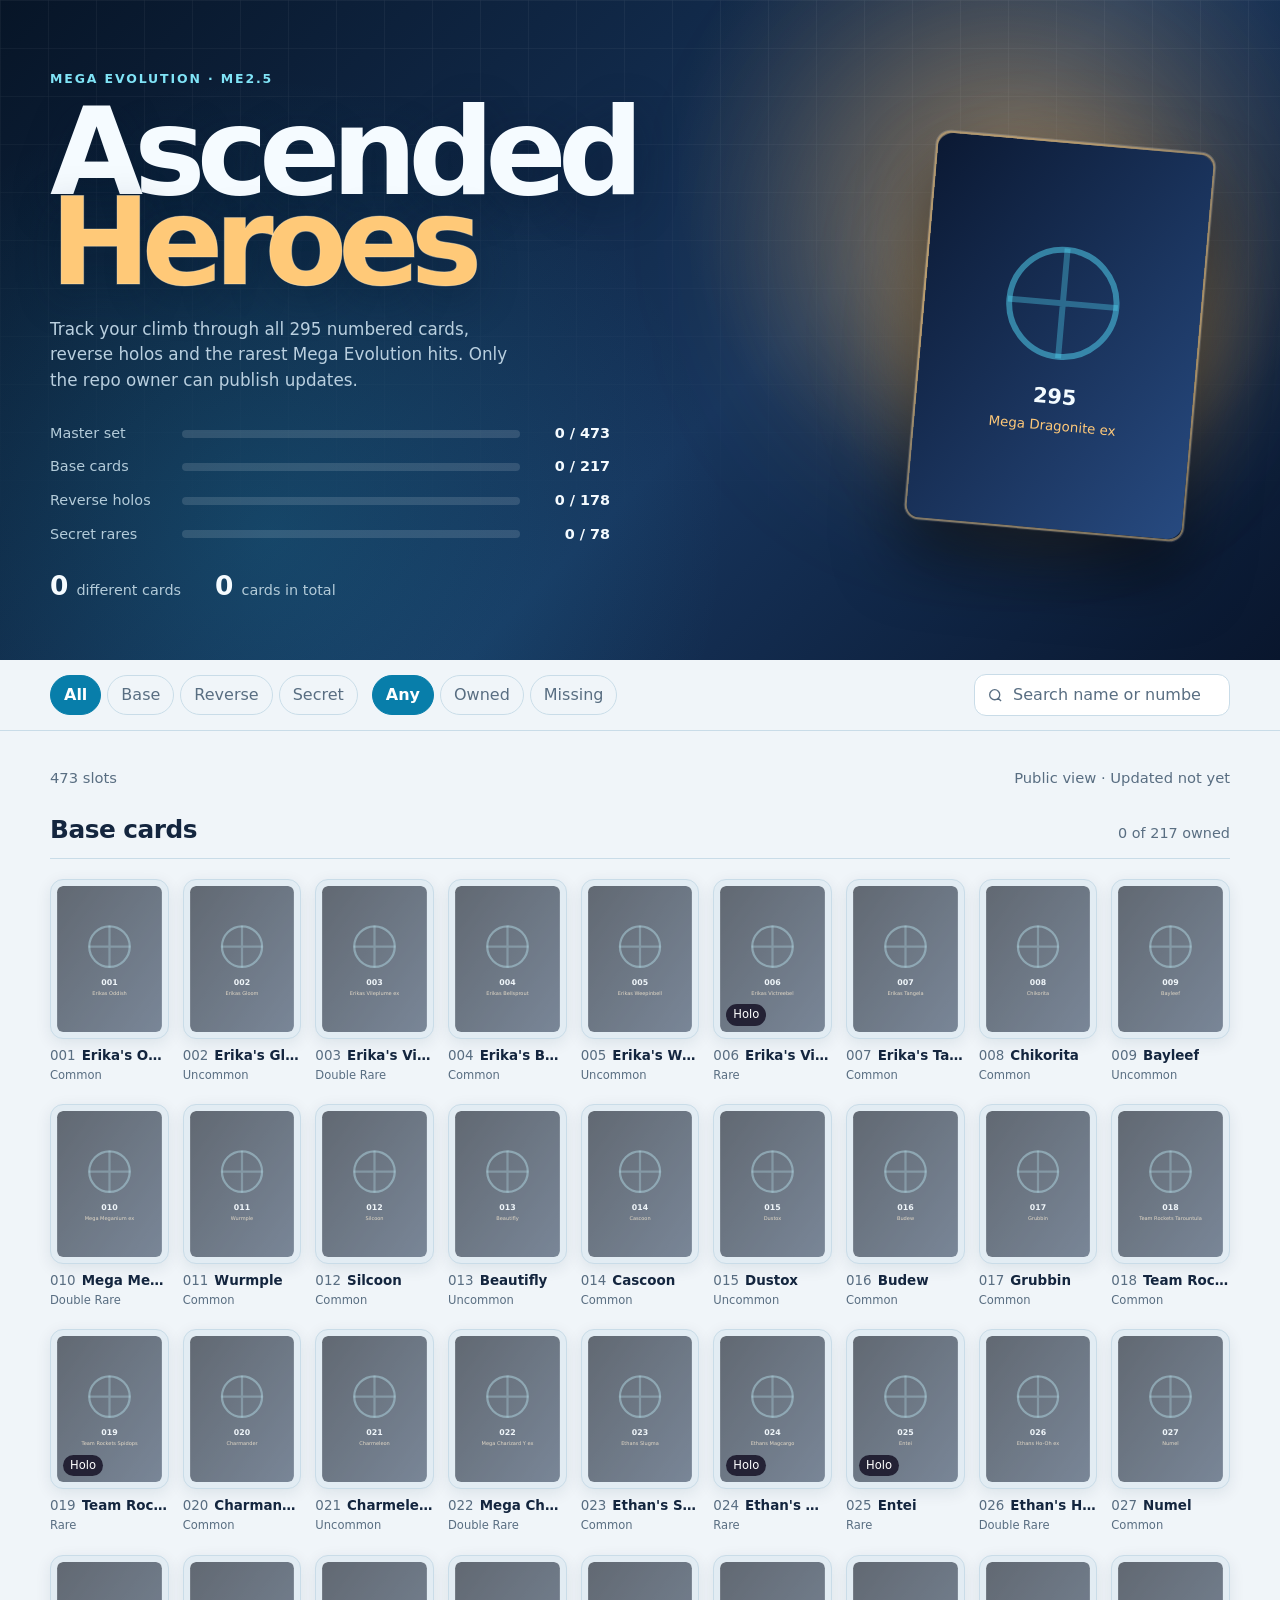
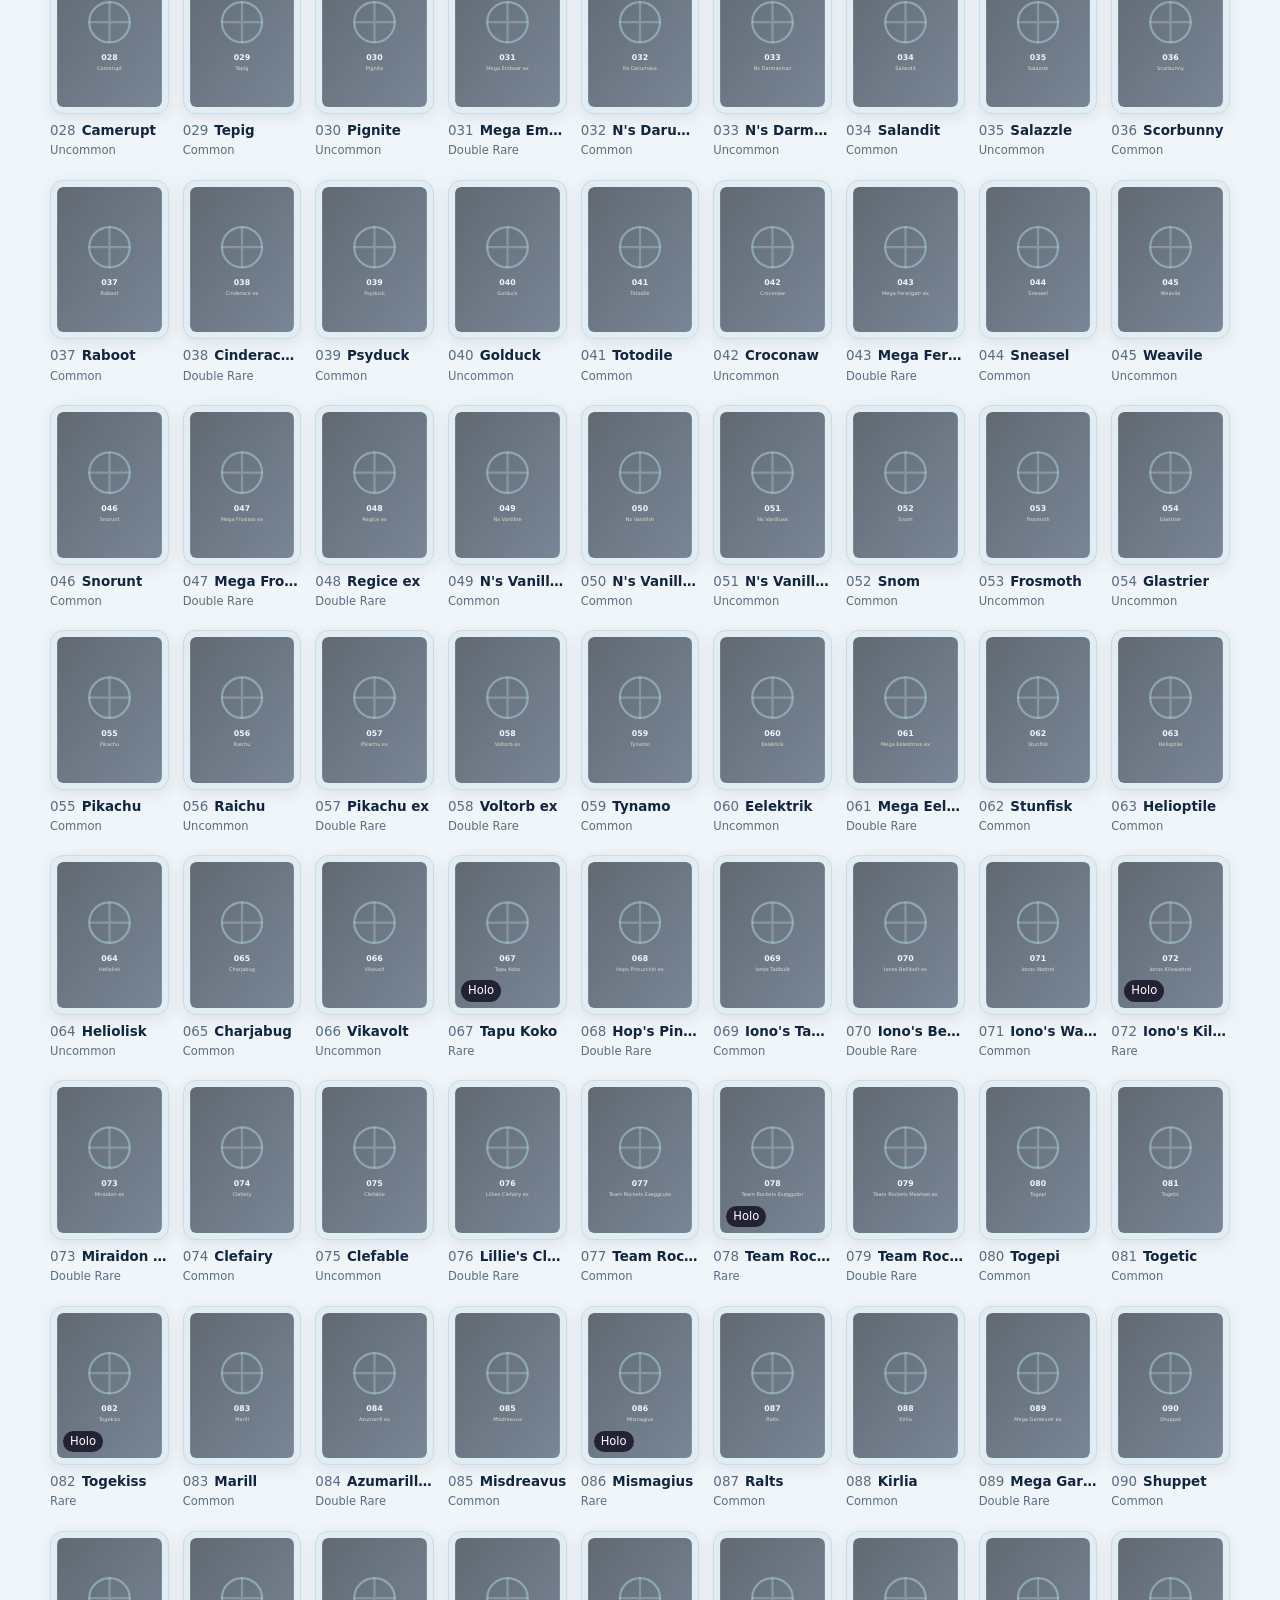
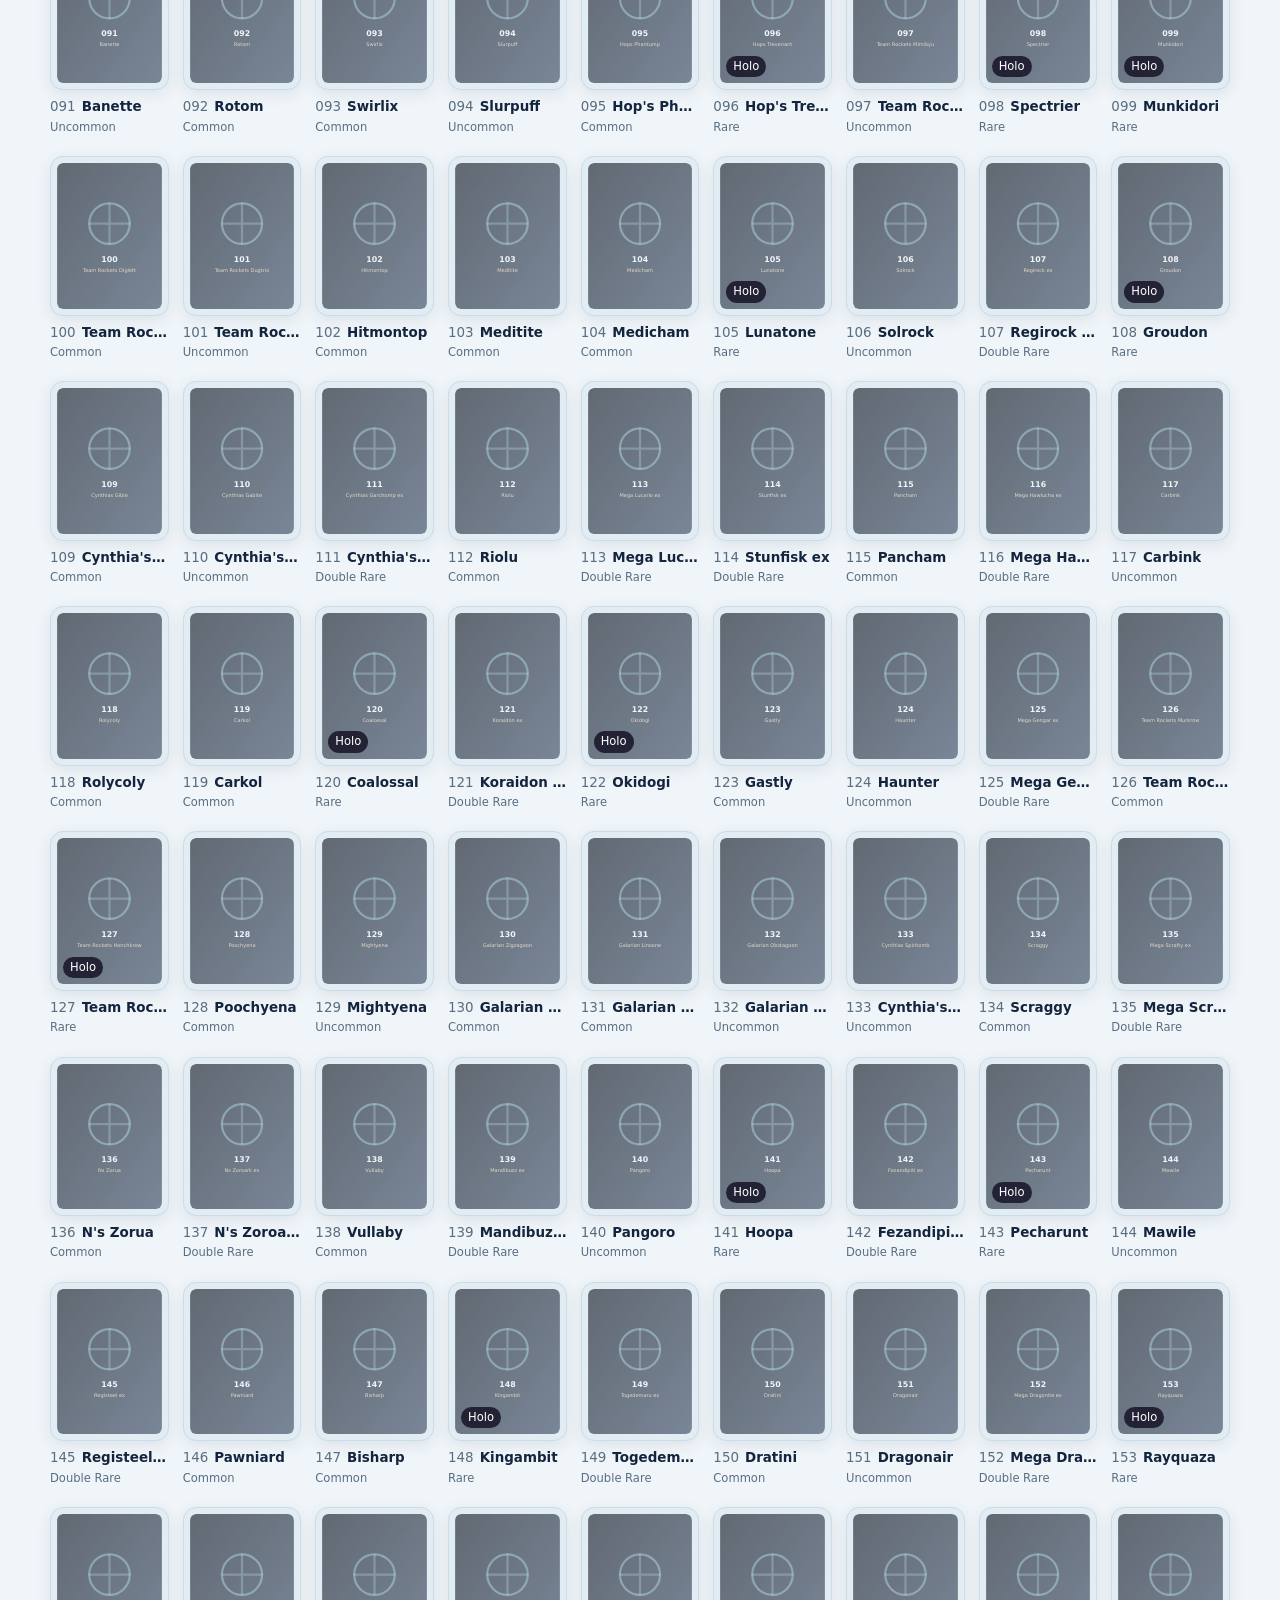
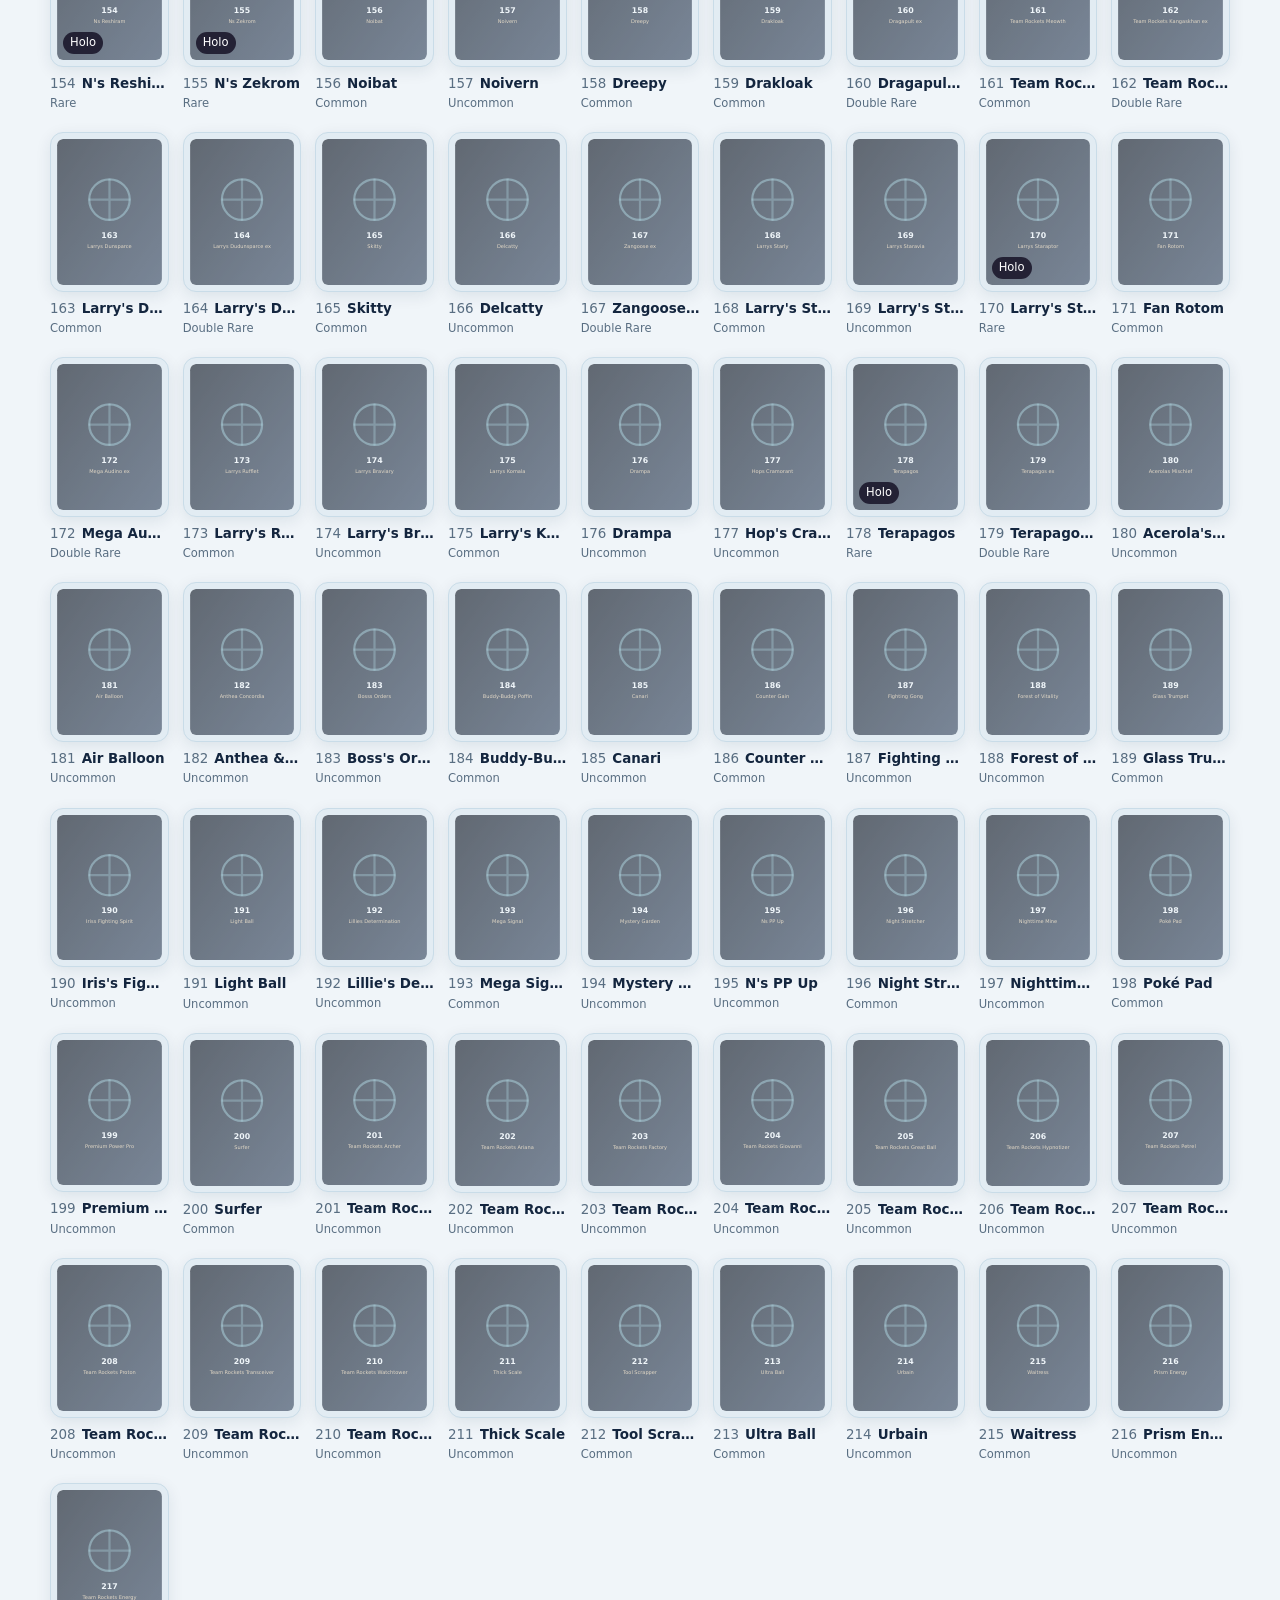
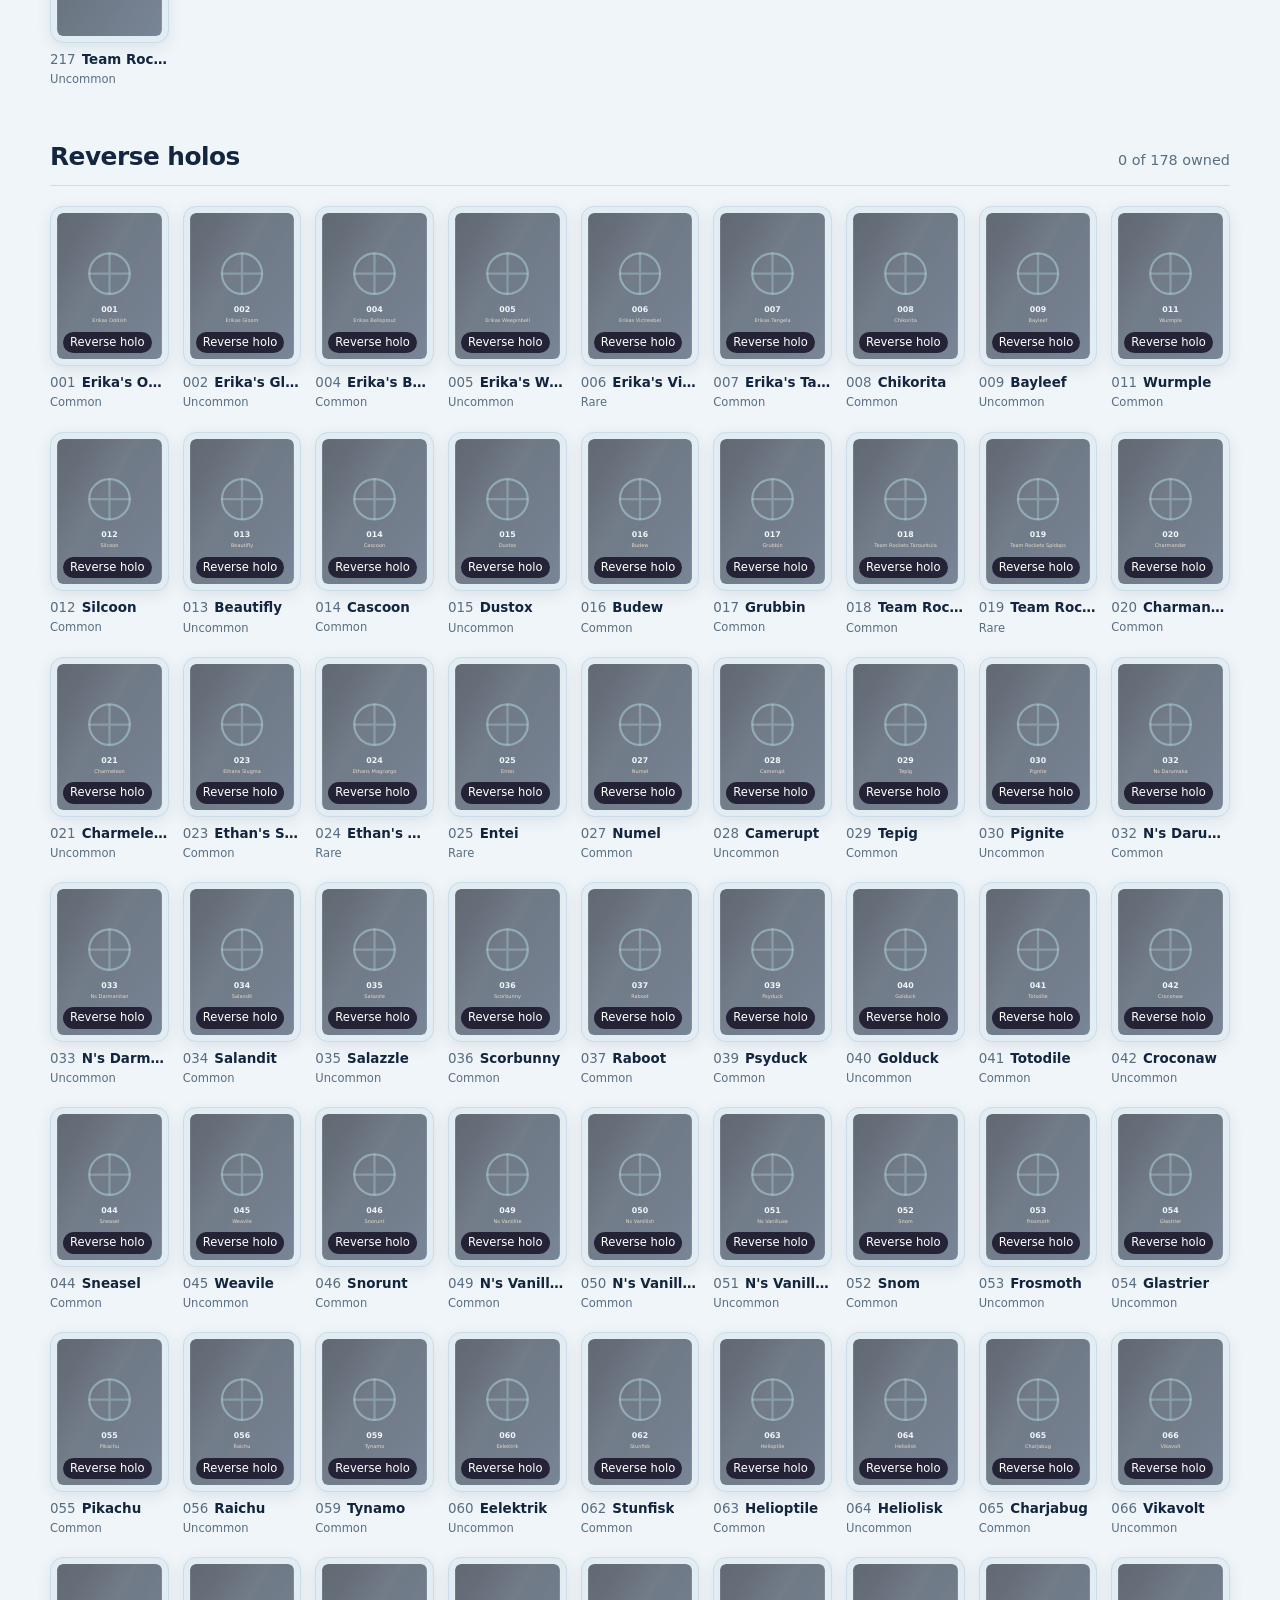
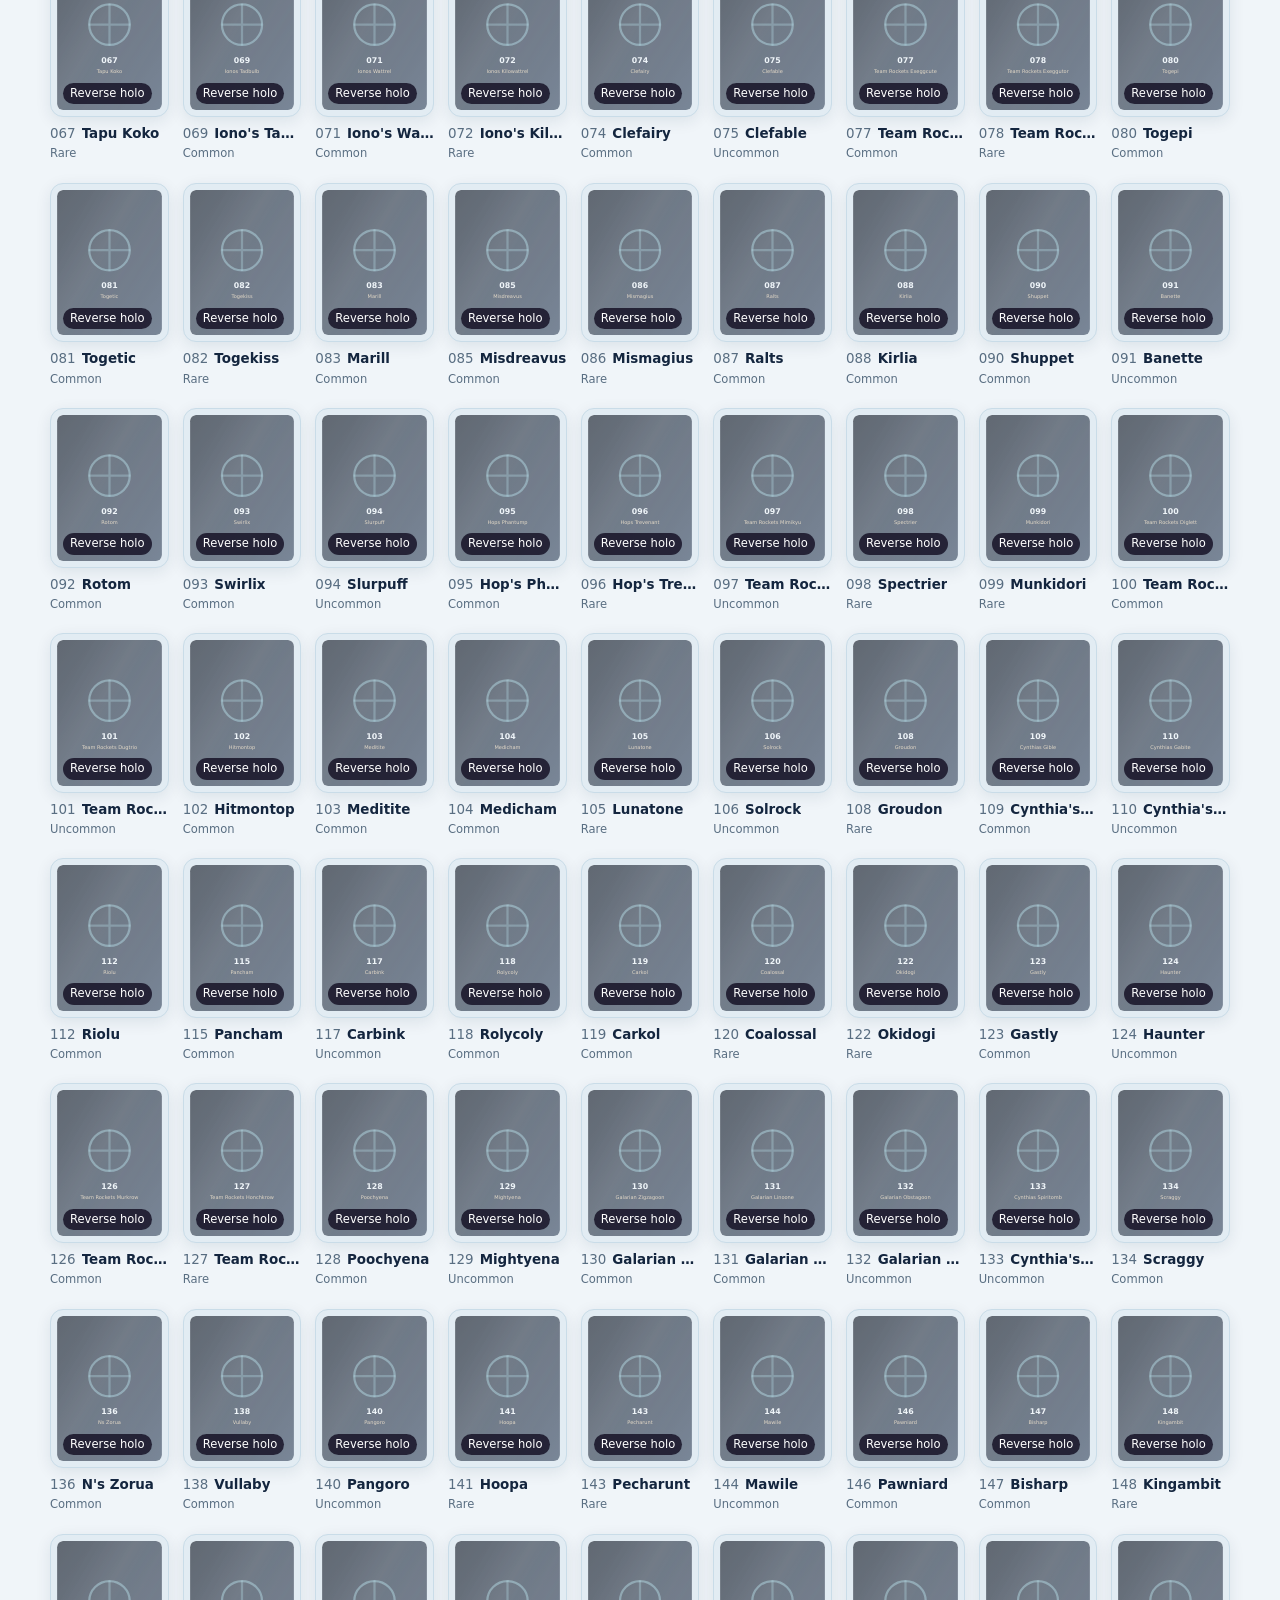
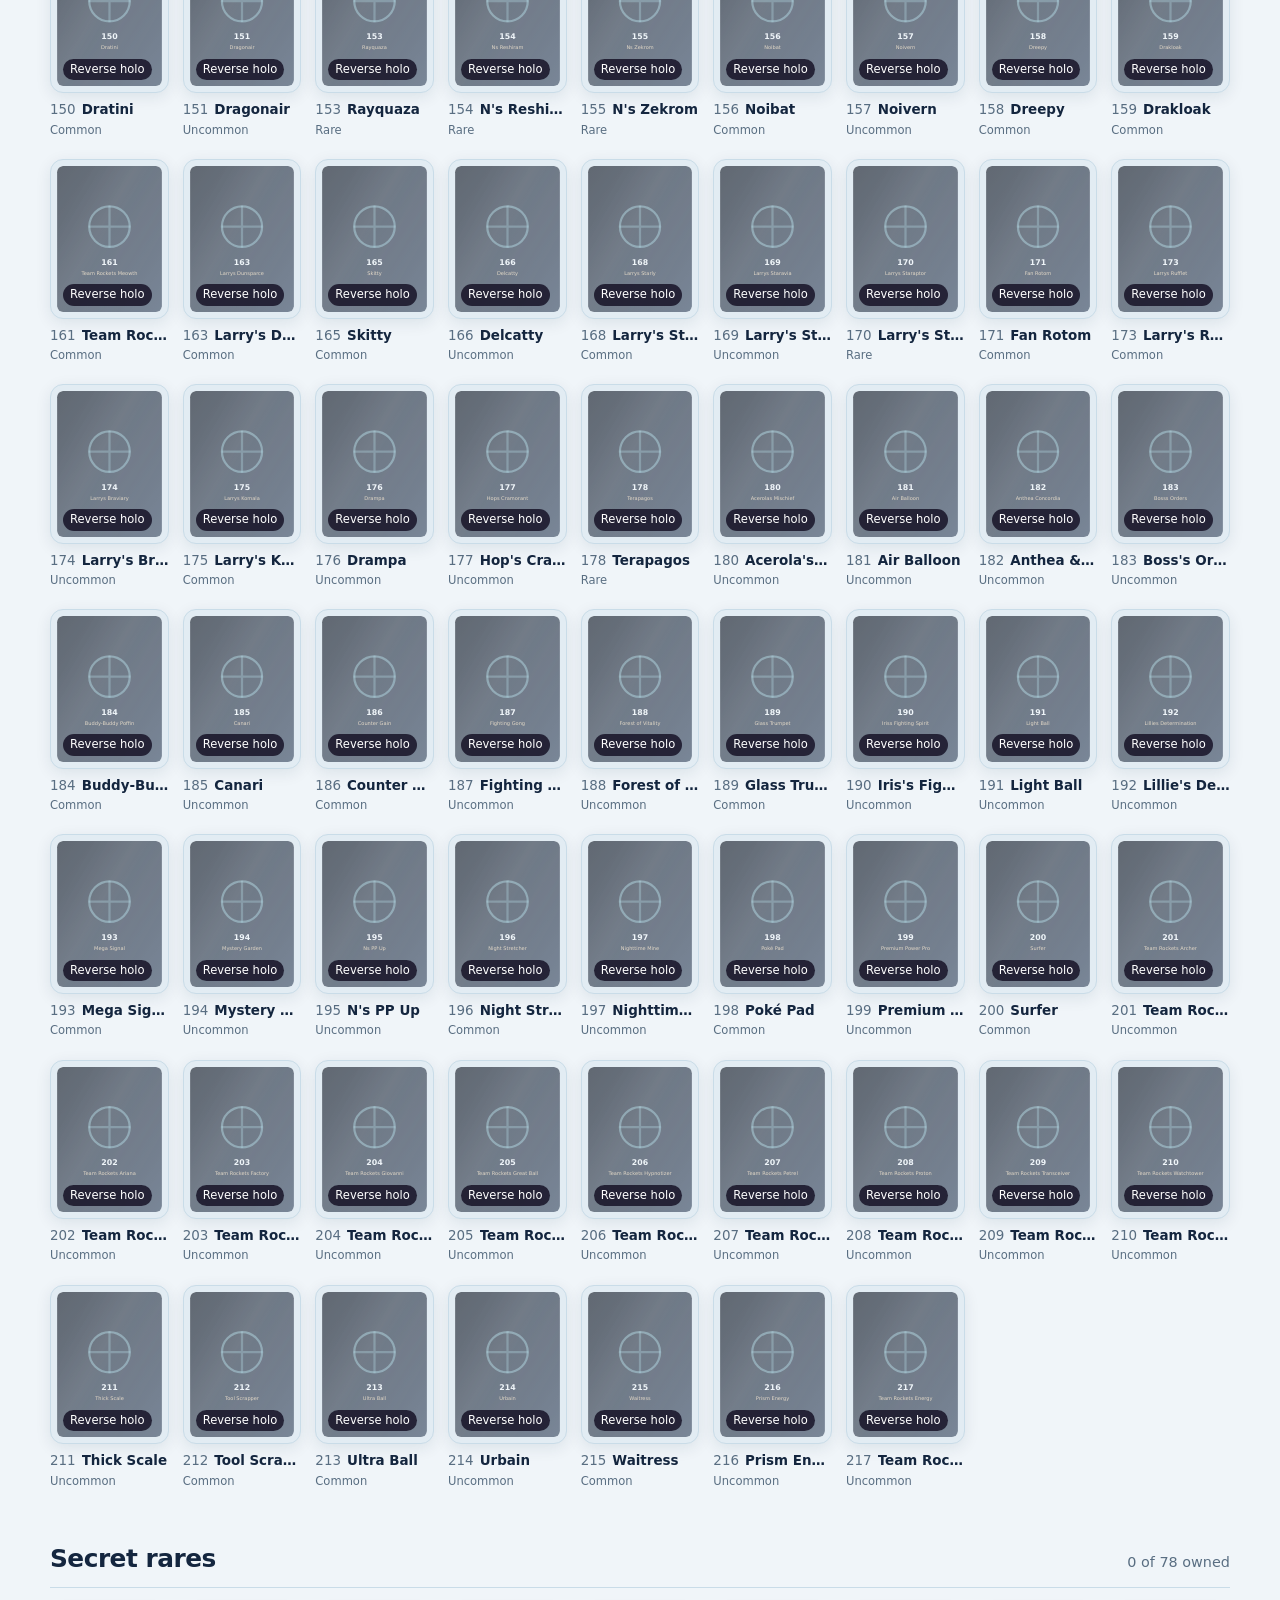
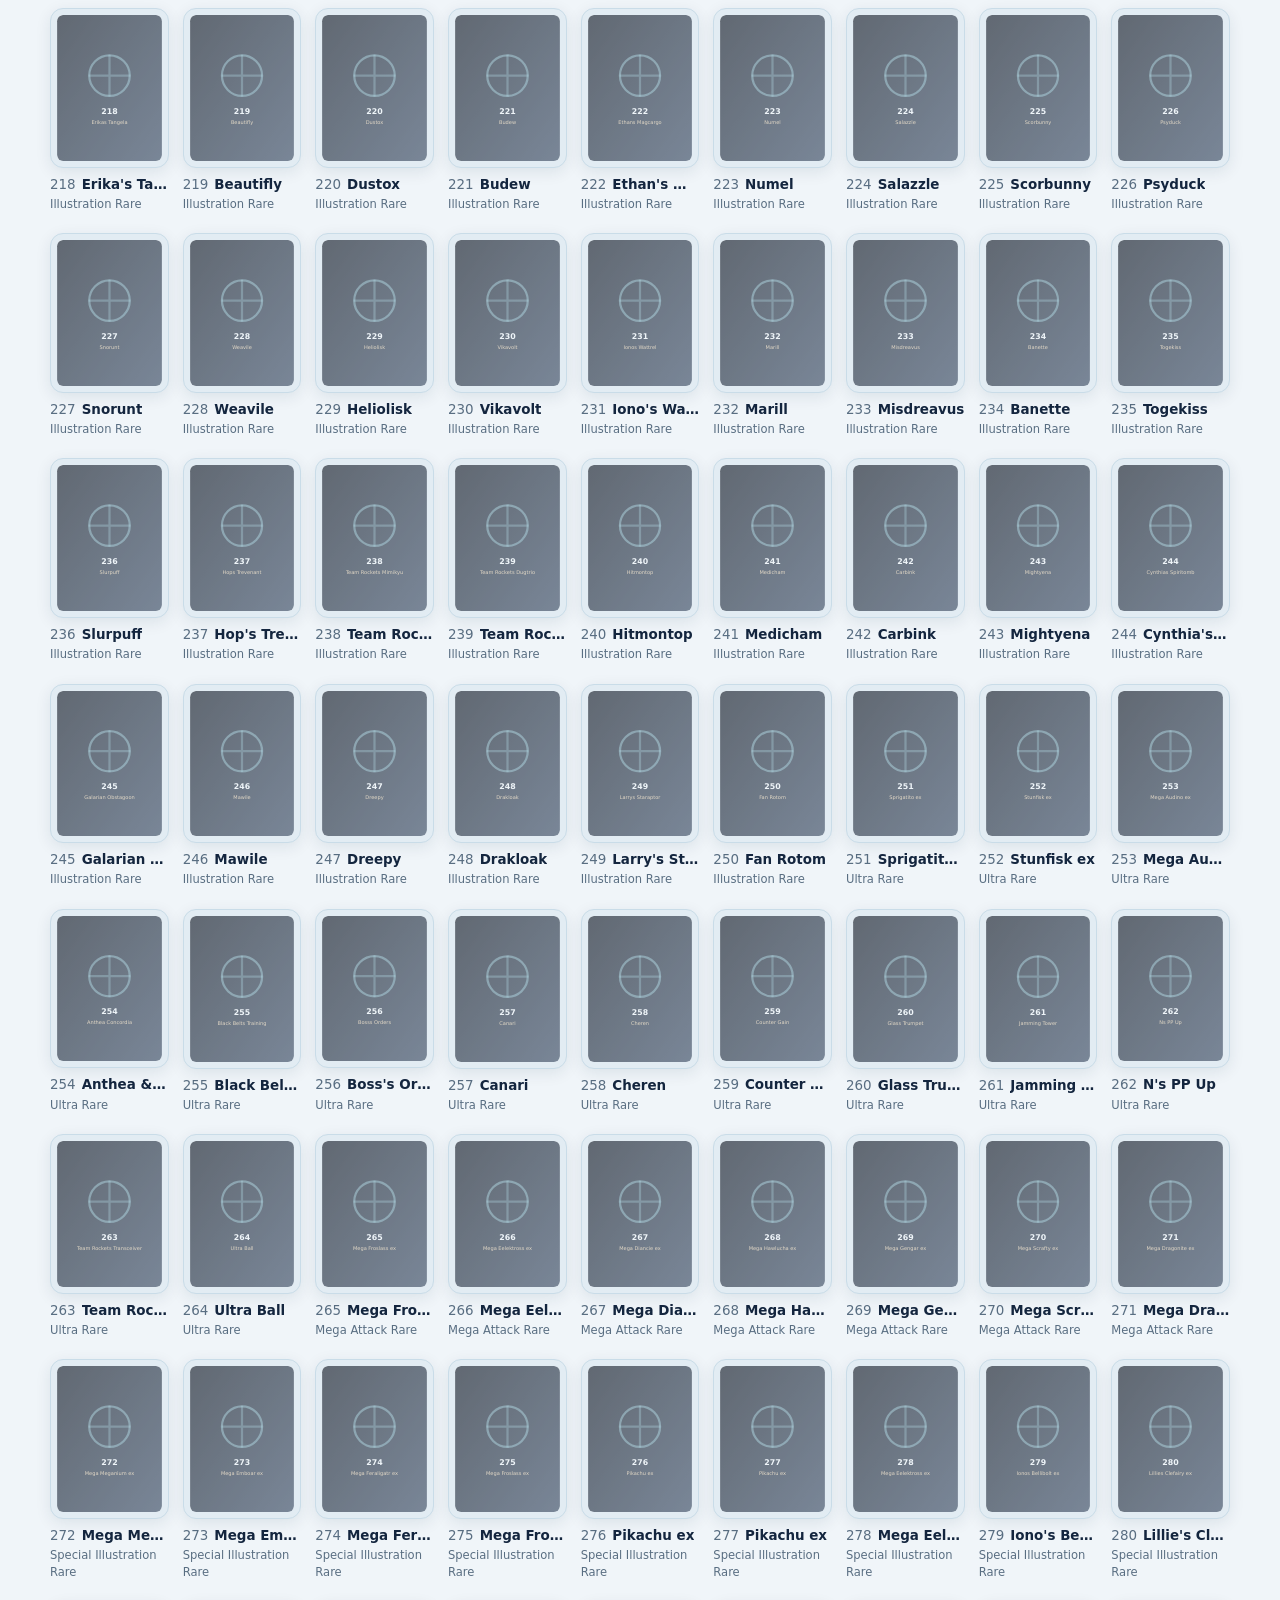
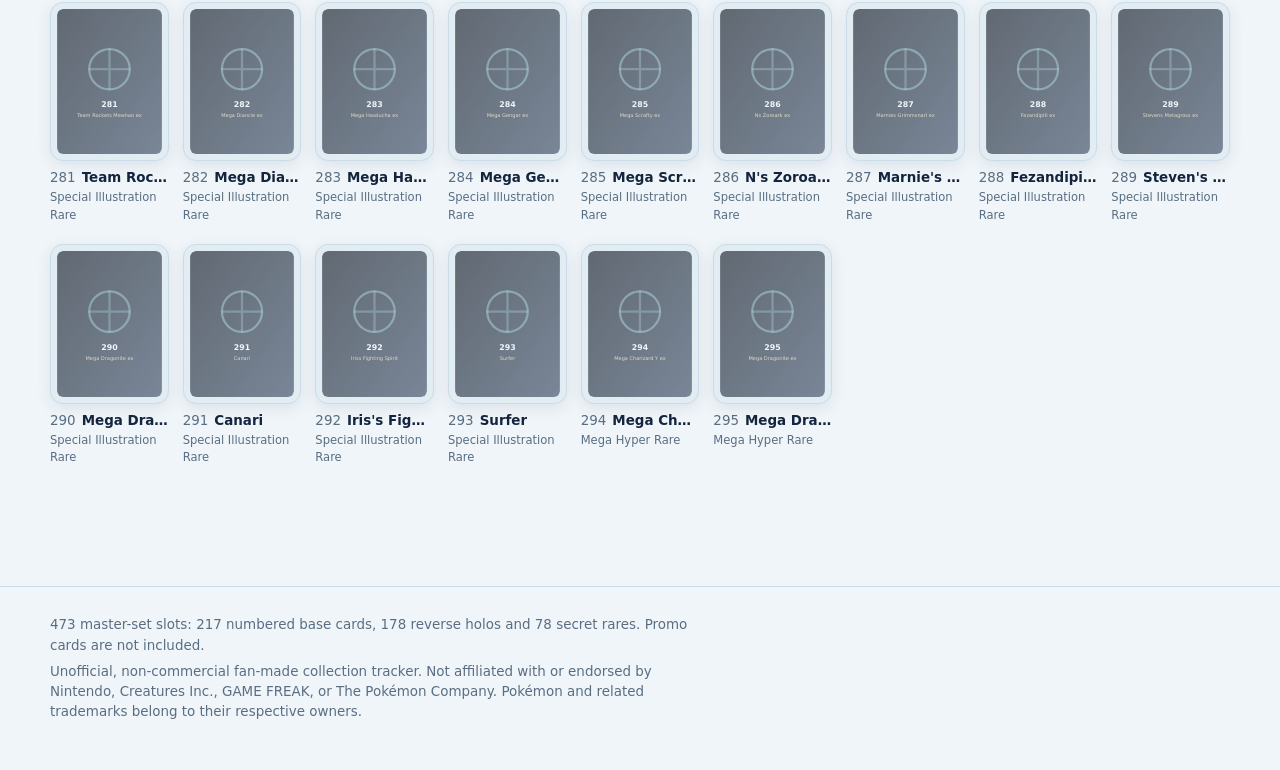
<file: index.html>
<!doctype html>
<html lang="en">
<head>
  <meta charset="utf-8">
  <meta name="viewport" content="width=device-width, initial-scale=1, viewport-fit=cover">
  <meta name="description" content="A personal Pokémon TCG: Mega Evolution—Ascended Heroes master set tracker.">
  <meta name="theme-color" content="#09162d">
  <title>Ascended Heroes · Collection Tracker</title>
  <link rel="stylesheet" href="styles.css">
</head>
<body data-mode="public">
  <a class="skip-link" href="#collection">Skip to collection</a>

  <header class="hero">
    <div class="hero__glow" aria-hidden="true"></div>
    <div class="shell hero__layout">
      <div>
        <p class="eyebrow">Mega Evolution · ME2.5</p>
        <h1>Ascended<br><span>Heroes</span></h1>
        <p class="intro">Track your climb through all 295 numbered cards, reverse holos and the rarest Mega Evolution hits. Only the repo owner can publish updates.</p>

        <div class="progress-list" id="progress-list" aria-label="Collection progress"></div>

        <div class="summary" aria-live="polite">
          <div><strong id="unique-count">0</strong><span>different cards</span></div>
          <div><strong id="copy-count">0</strong><span>cards in total</span></div>
        </div>
      </div>

      <div class="hero-card" aria-hidden="true">
        <div class="hero-card__halo"></div>
        <img id="hero-image" alt="" width="372" height="518" decoding="async">
      </div>
    </div>
  </header>

  <div class="toolbar" id="toolbar">
    <div class="shell toolbar__inner">
      <div class="filter-group" role="group" aria-label="Filter by section" id="section-filters"></div>
      <div class="filter-group" role="group" aria-label="Filter by ownership" id="status-filters"></div>
      <label class="search">
        <span class="sr-only">Search cards</span>
        <svg viewBox="0 0 24 24" aria-hidden="true"><path d="m21 21-4.35-4.35m2.35-5.15A7.5 7.5 0 1 1 4 11.5a7.5 7.5 0 0 1 15 0Z"/></svg>
        <input id="search-input" type="search" placeholder="Search name or number" autocomplete="off">
      </label>
    </div>
  </div>

  <main id="collection" class="shell collection" tabindex="-1">
    <div class="results-bar">
      <p id="result-count">473 slots</p>
      <p class="sync-status" id="sync-status">Loading collection…</p>
      <button class="text-button" id="clear-filters" type="button" hidden>Clear filters</button>
    </div>
    <div id="card-grid" class="card-grid" aria-live="polite"></div>
    <div class="empty-state" id="empty-state" hidden>
      <p>No cards match these filters.</p>
      <button class="button" id="empty-clear" type="button">Clear filters</button>
    </div>
  </main>

  <footer>
    <div class="shell footer__inner">
      <p>473 master-set slots: 217 numbered base cards, 178 reverse holos and 78 secret rares. Promo cards are not included.</p>
      <p>Unofficial, non-commercial fan-made collection tracker. Not affiliated with or endorsed by Nintendo, Creatures Inc., GAME FREAK, or The Pokémon Company. Pokémon and related trademarks belong to their respective owners.</p>
    </div>
  </footer>

  <div class="toast" id="toast" role="status" hidden></div>
  <script src="app.js" defer></script>
</body>
</html>
</file>
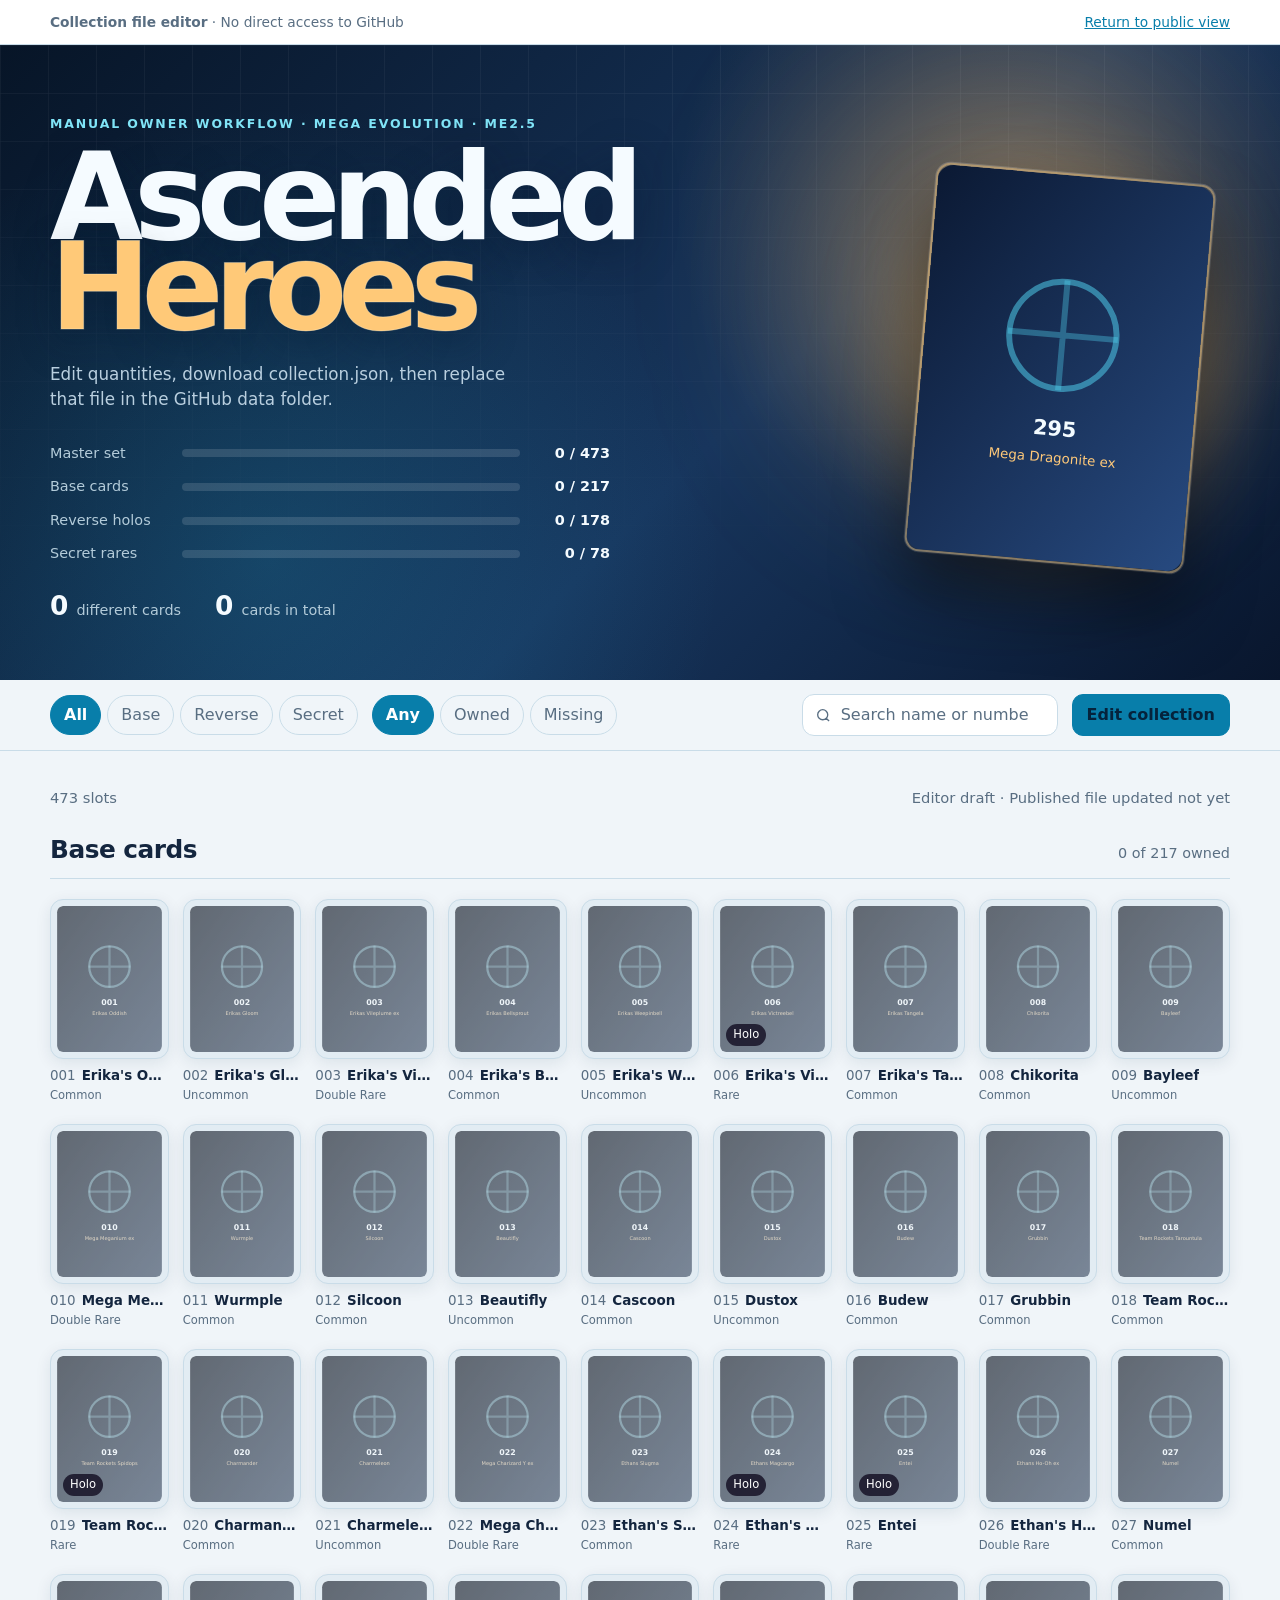
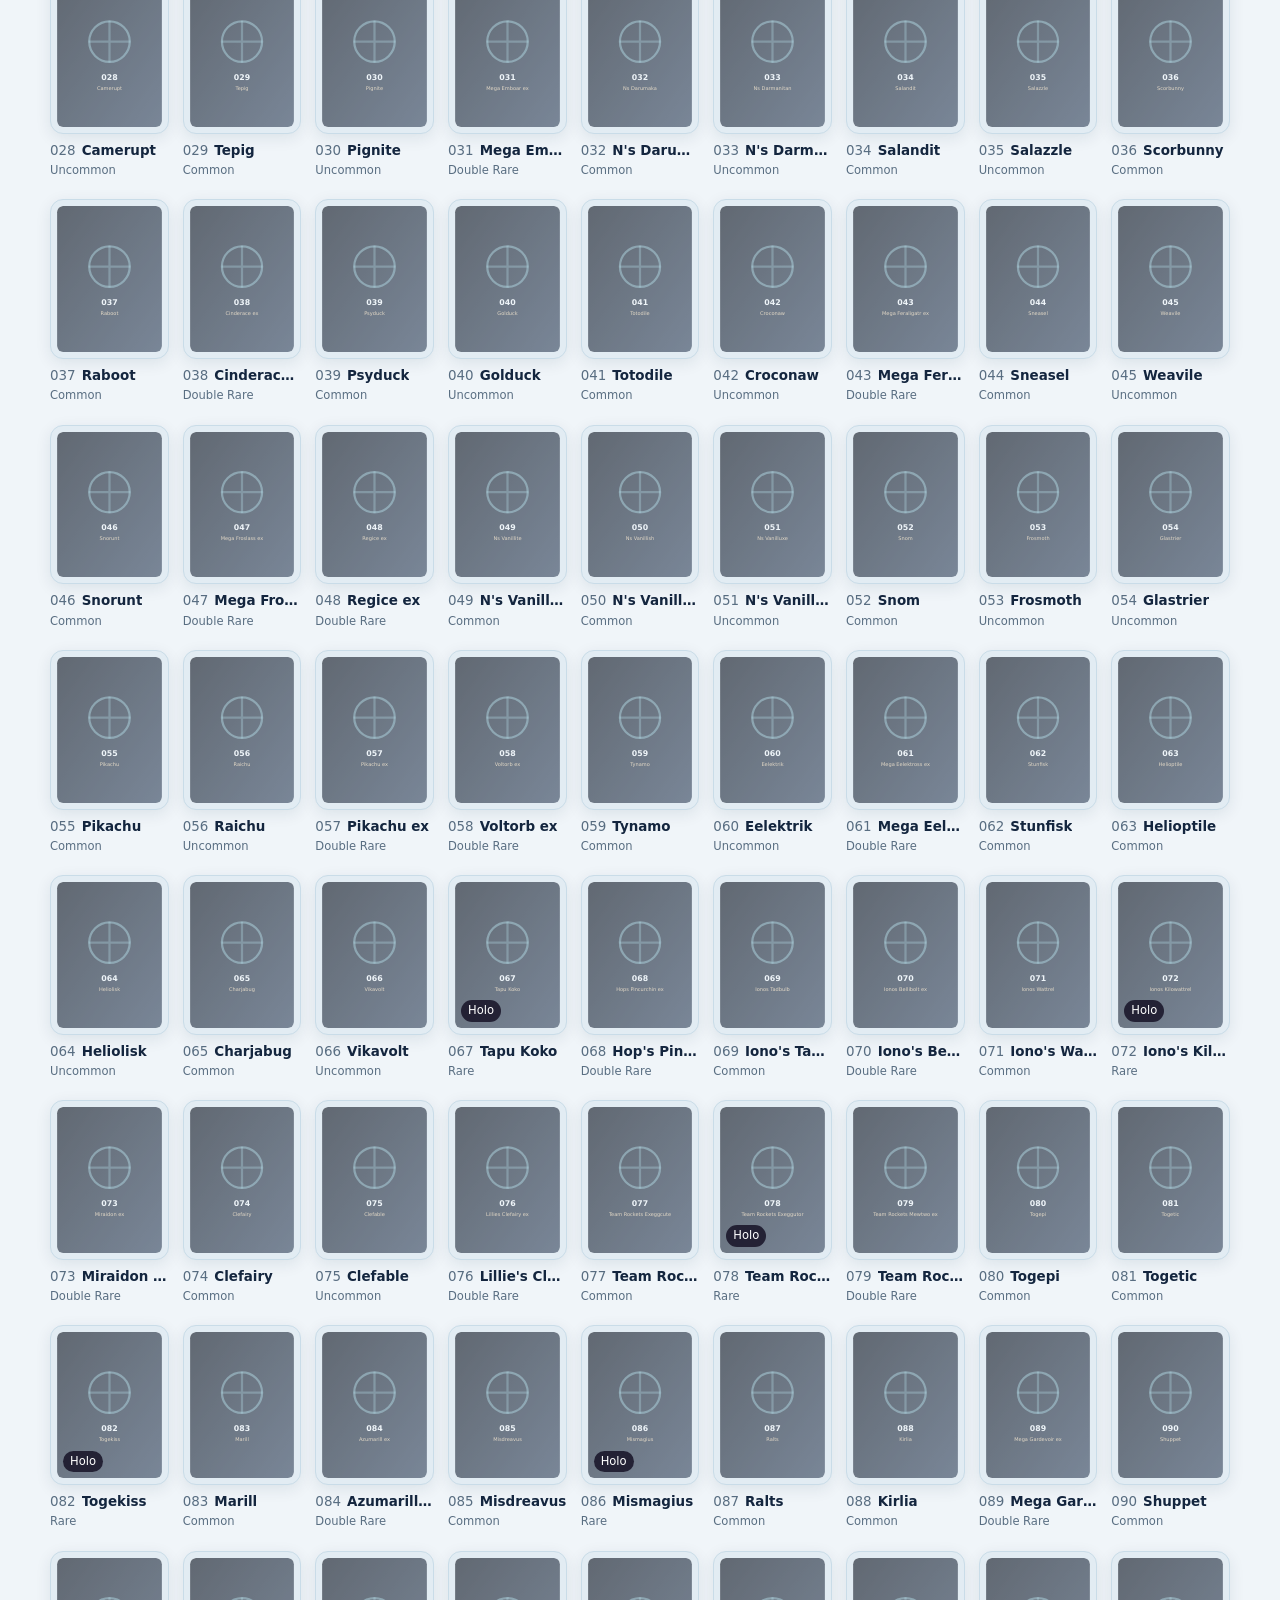
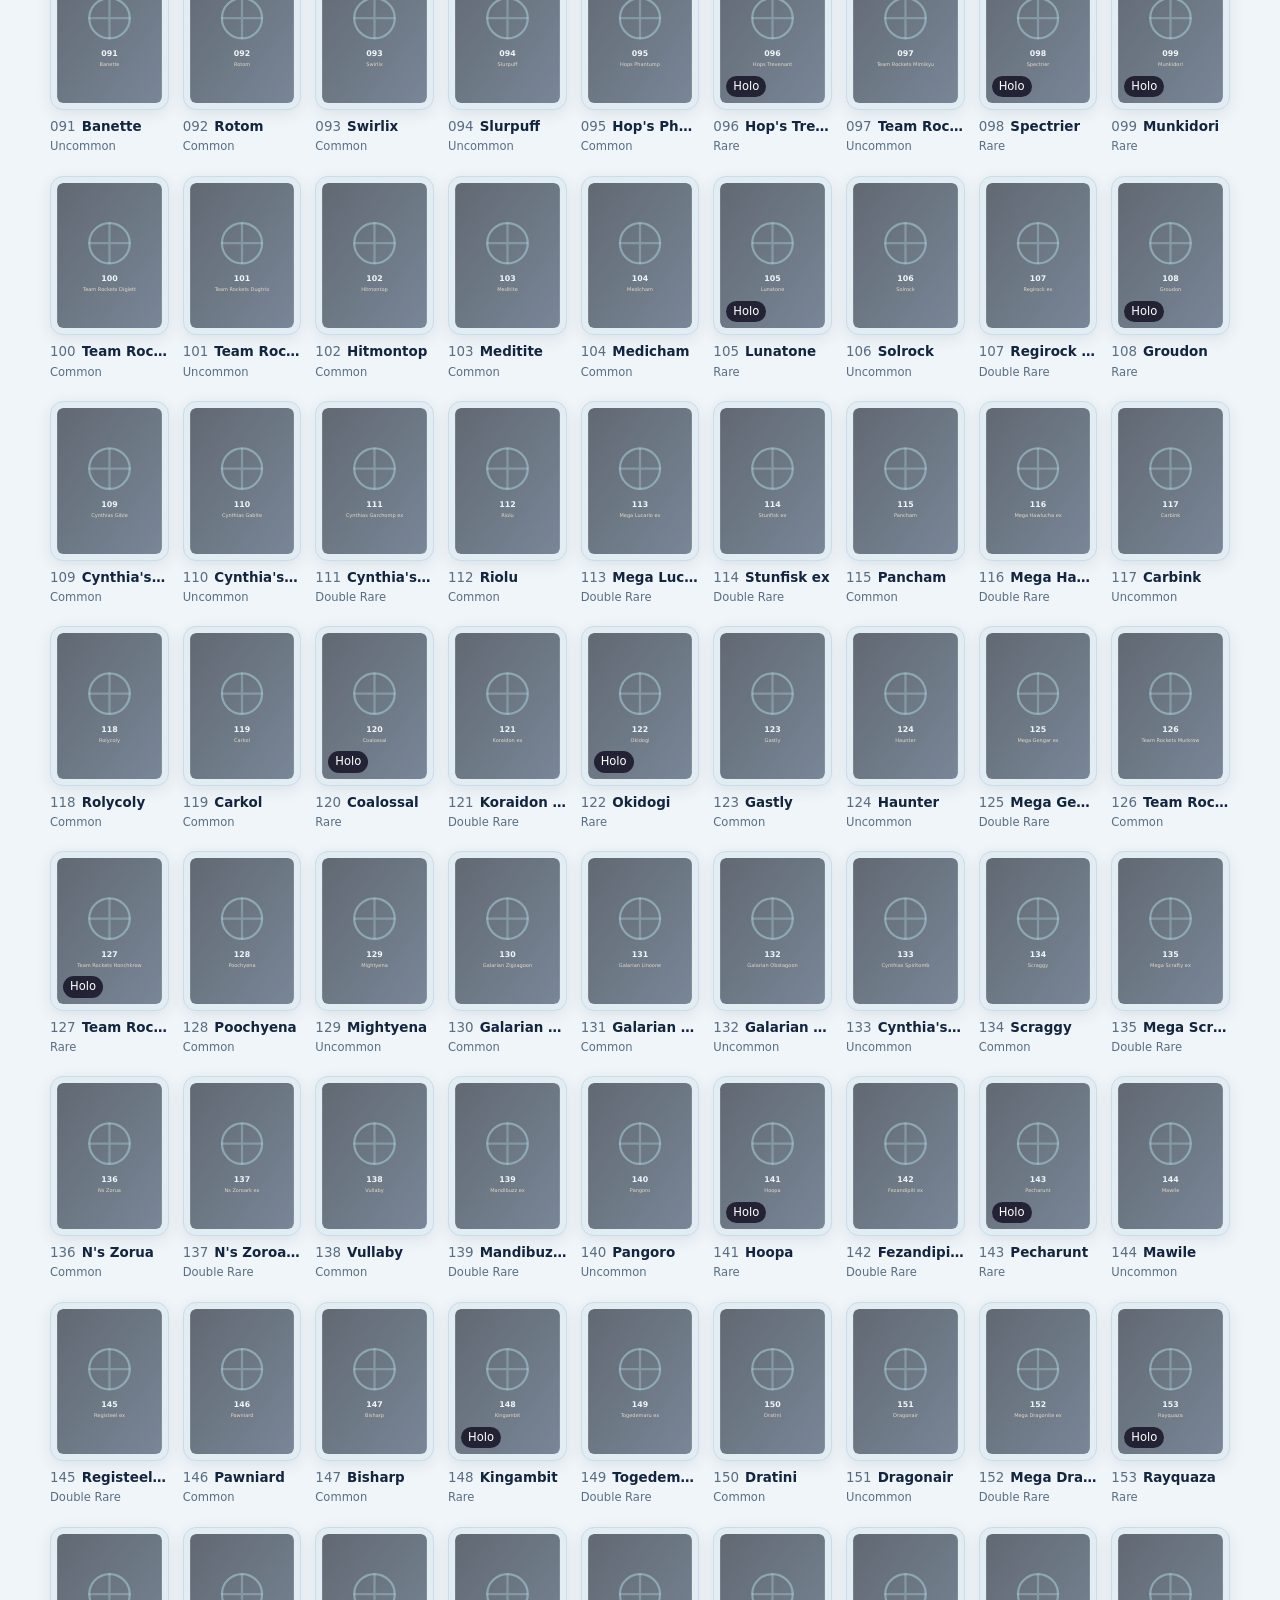
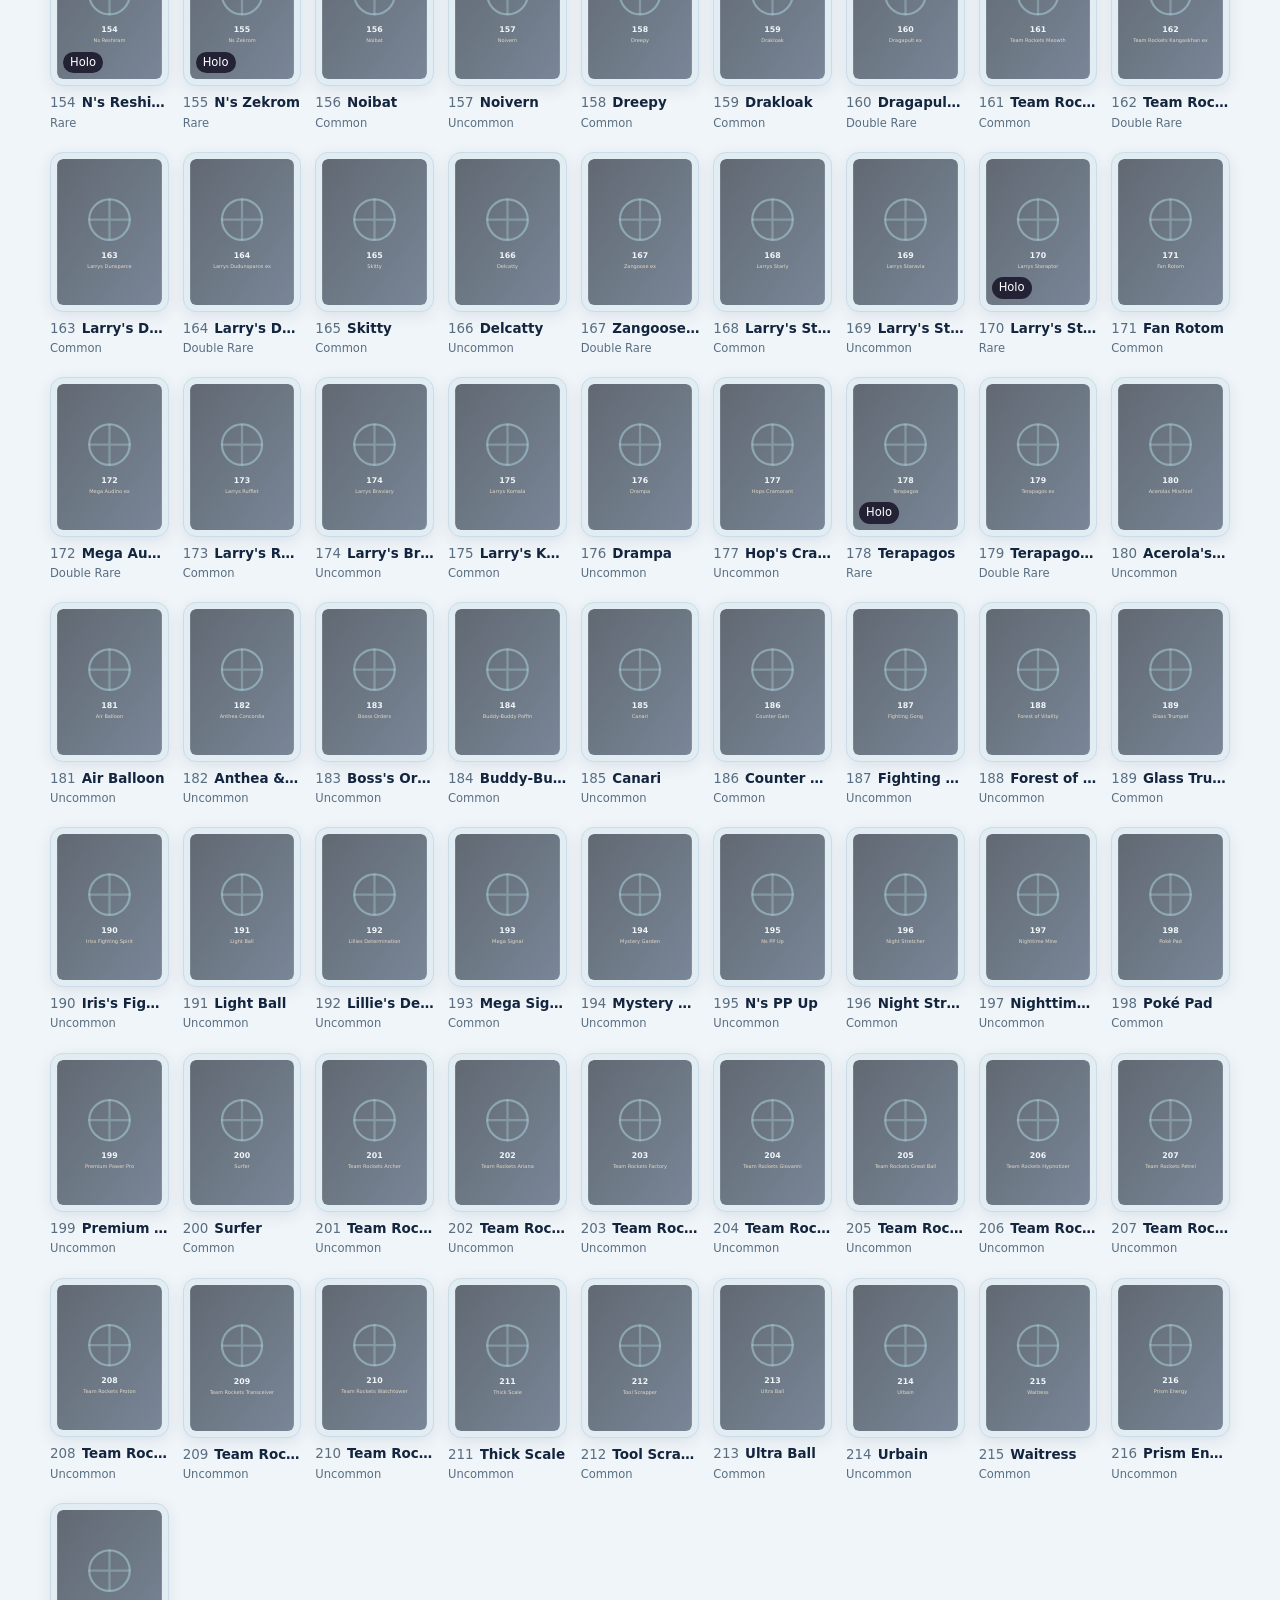
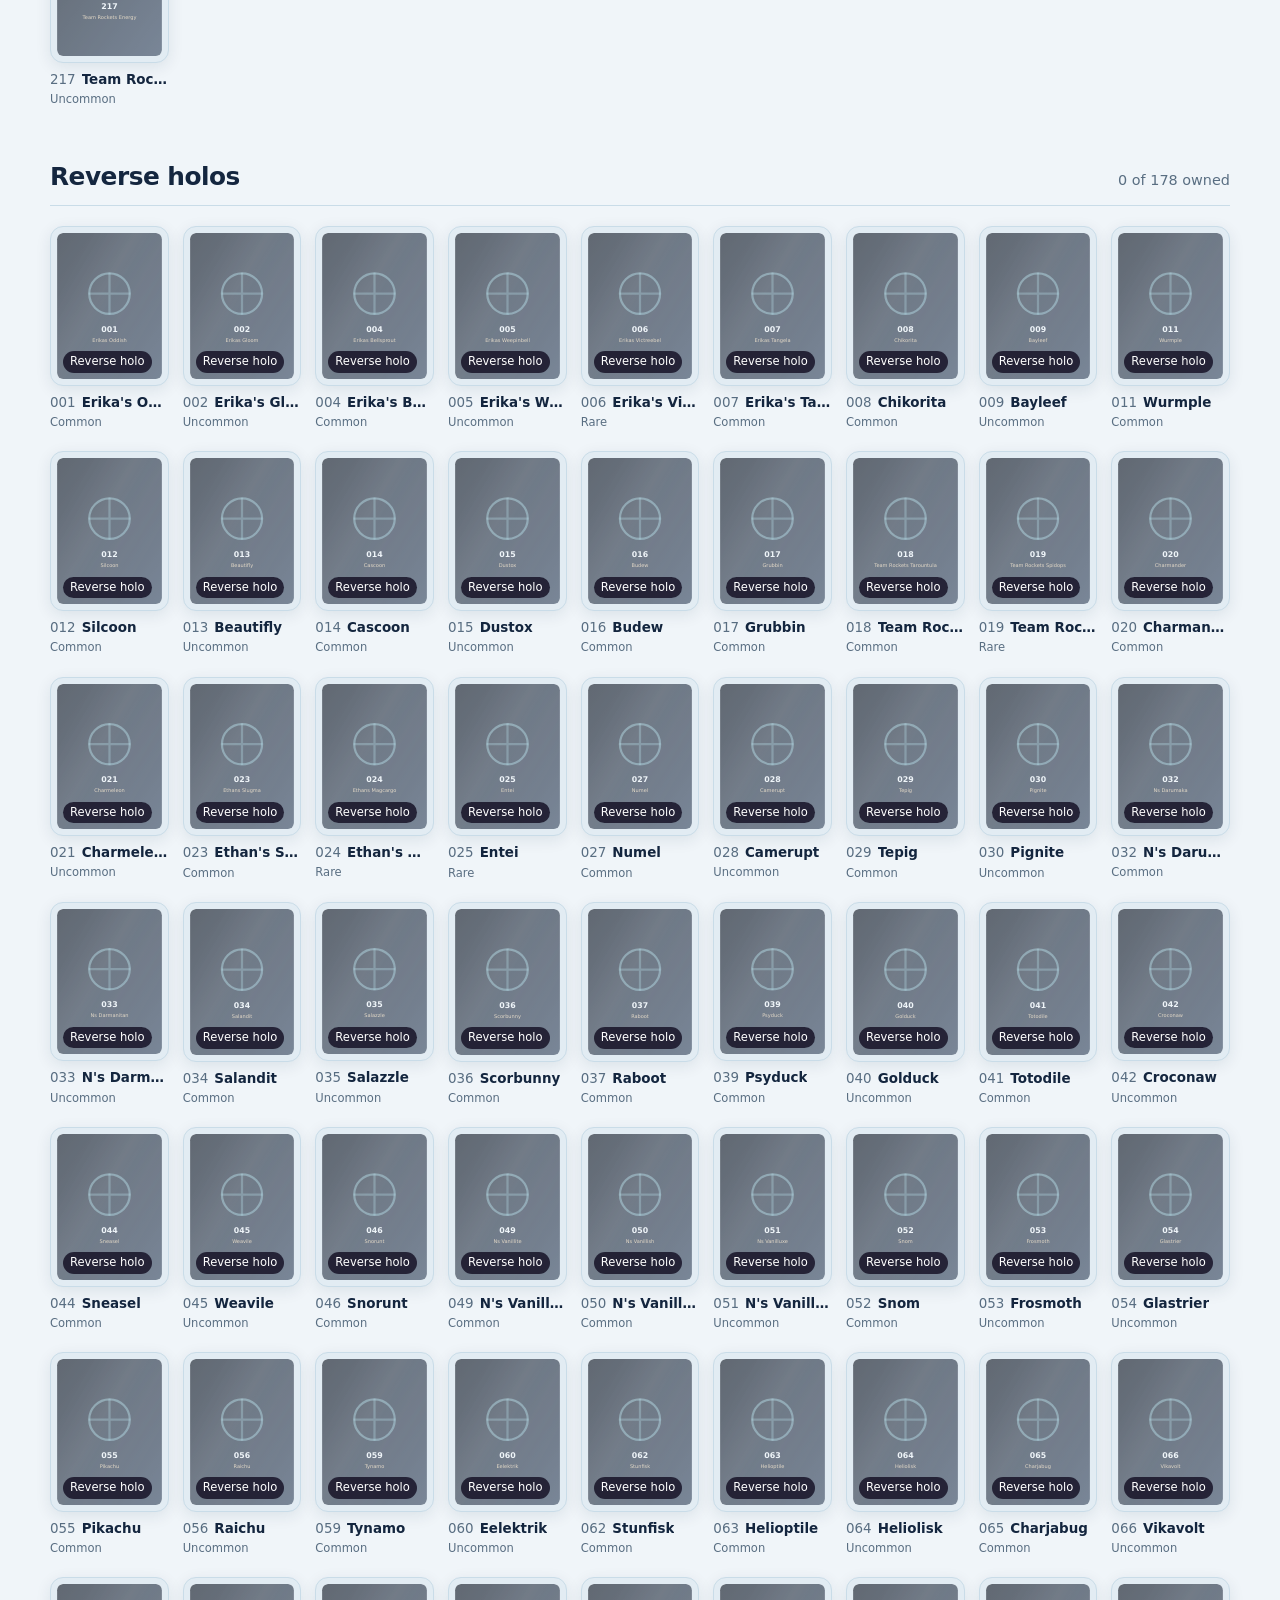
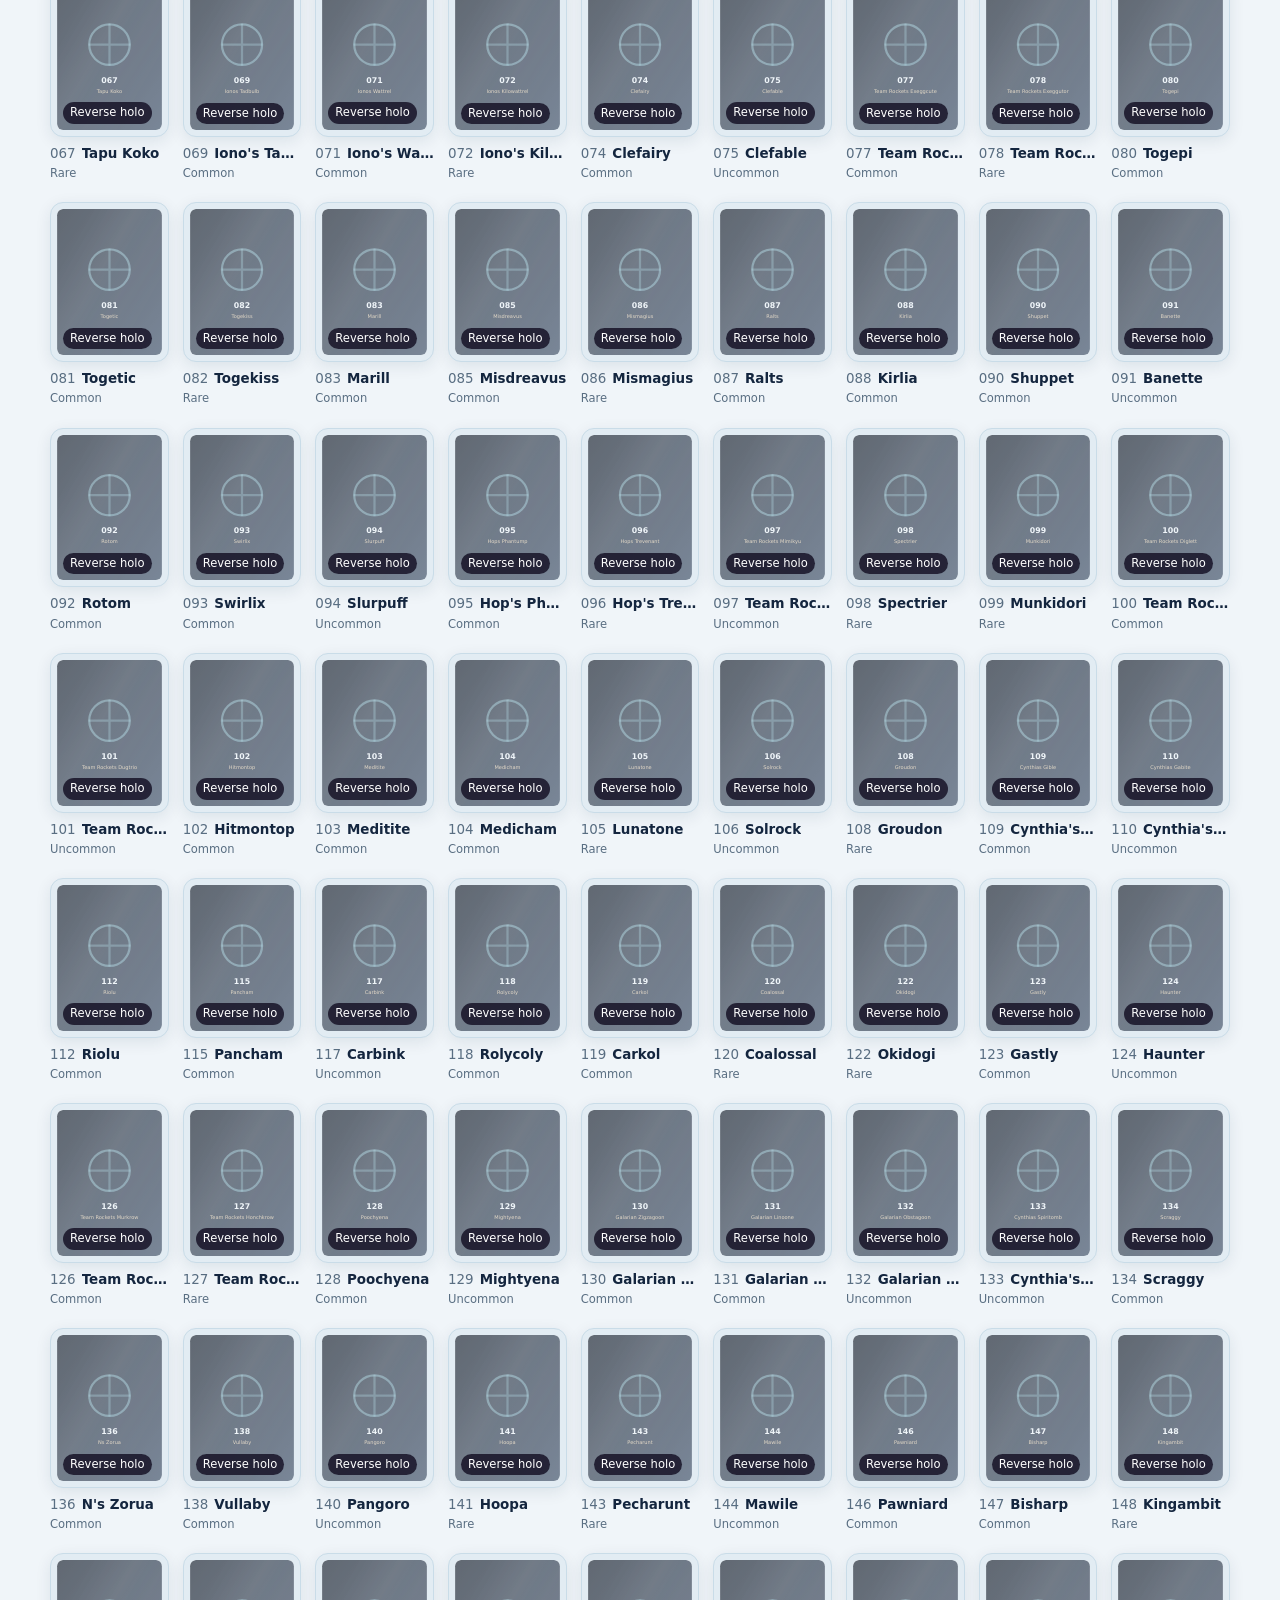
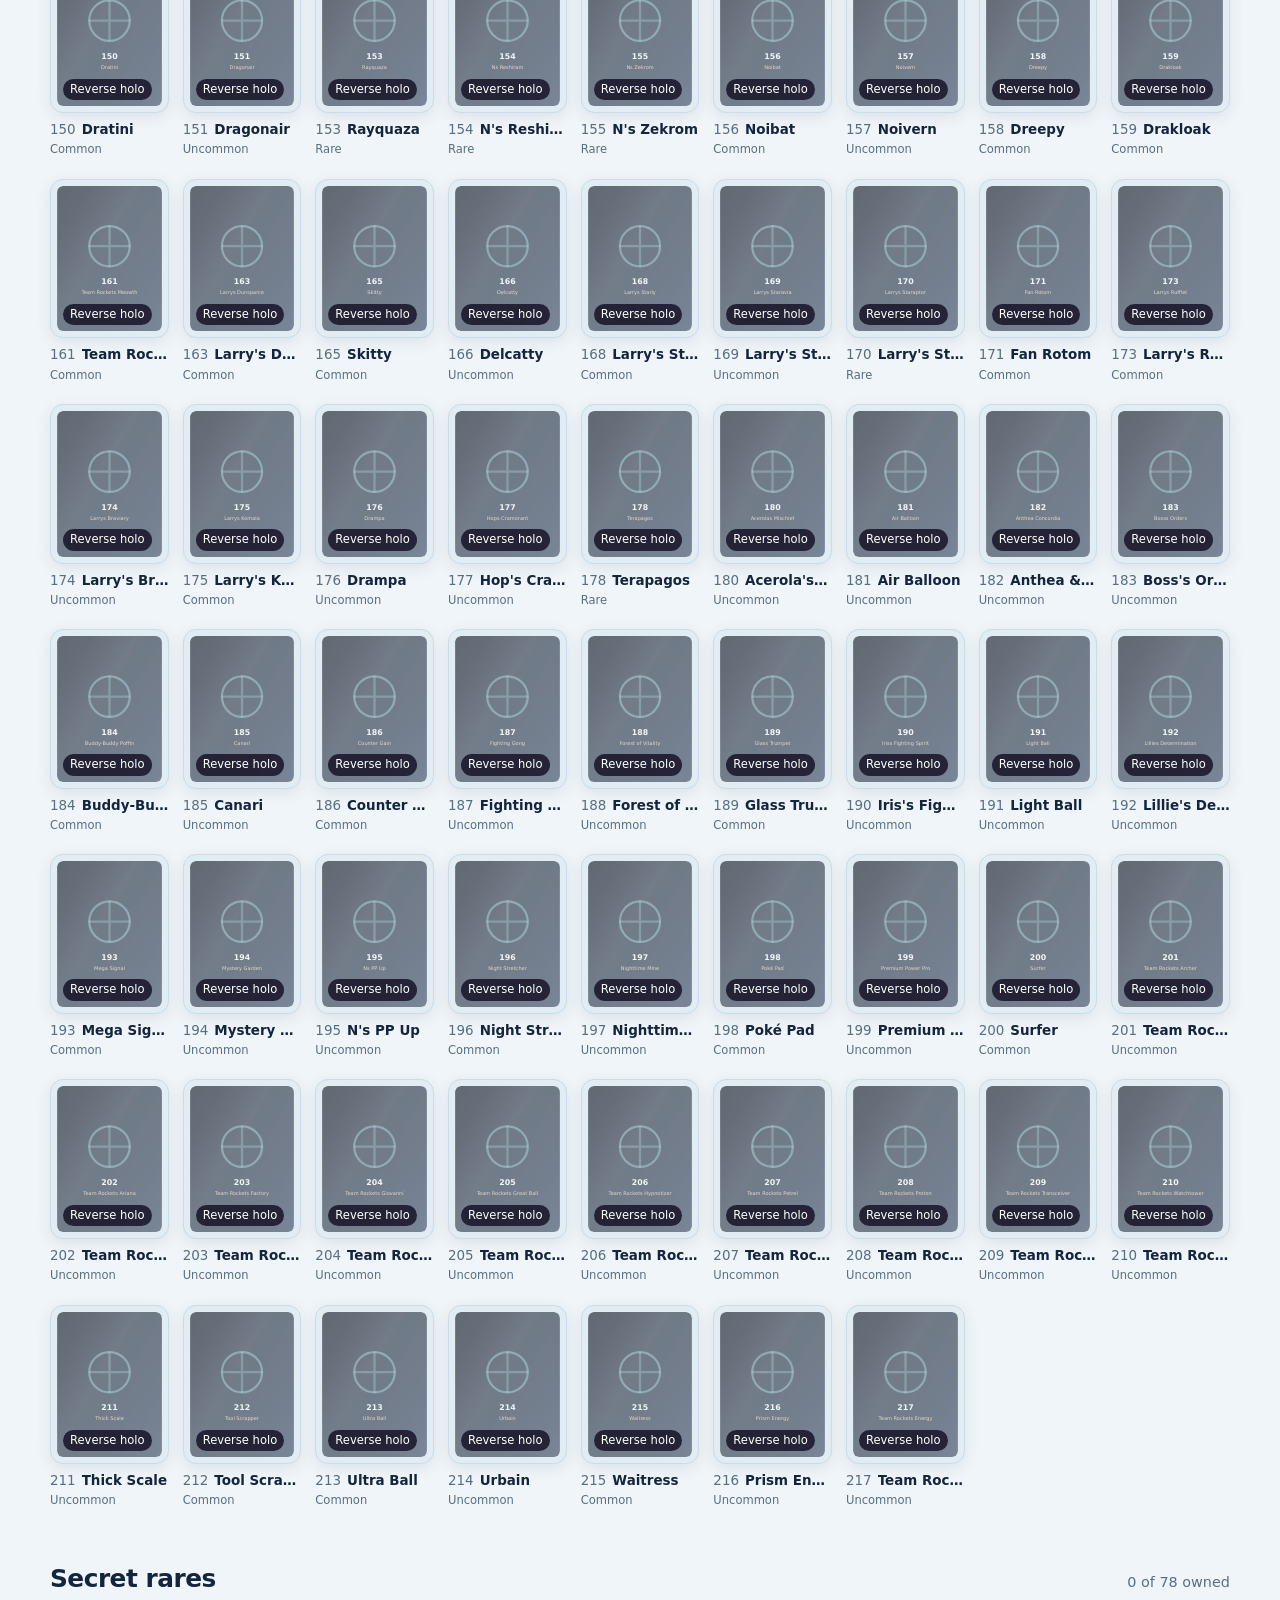
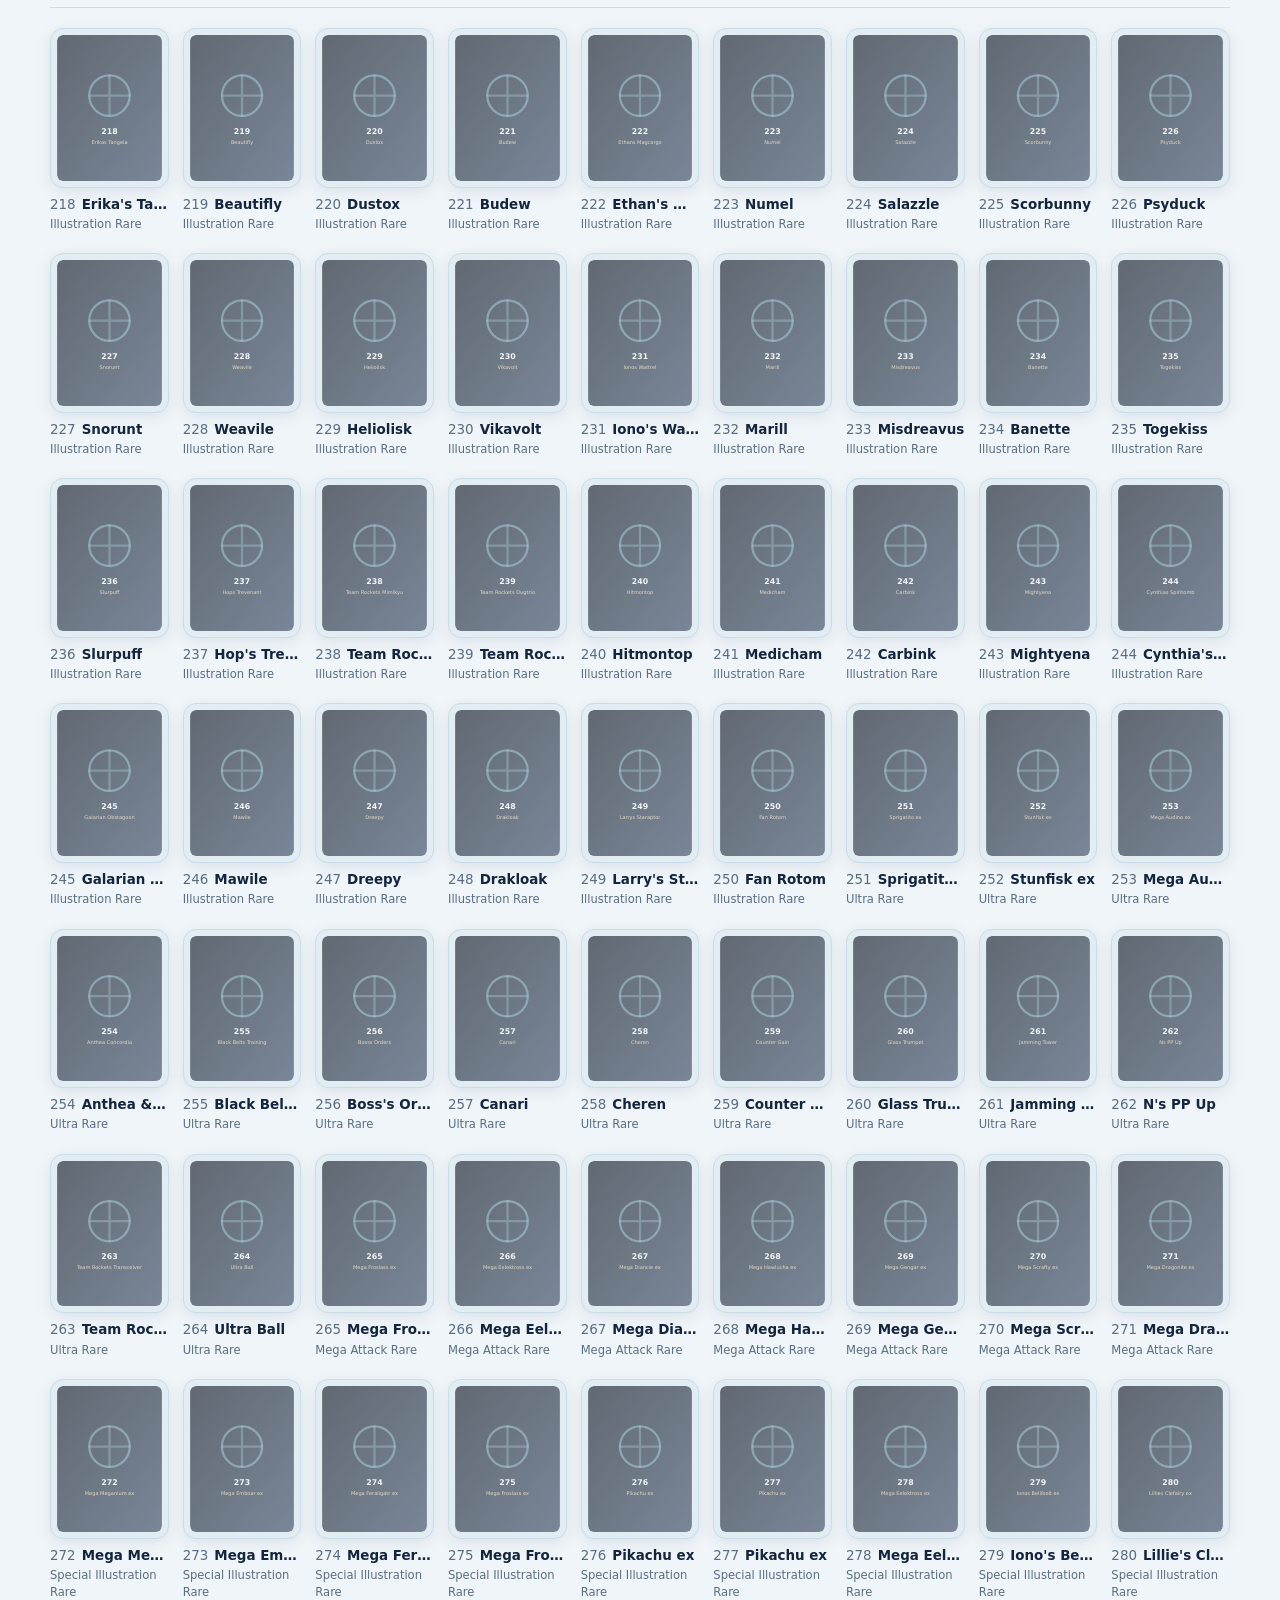
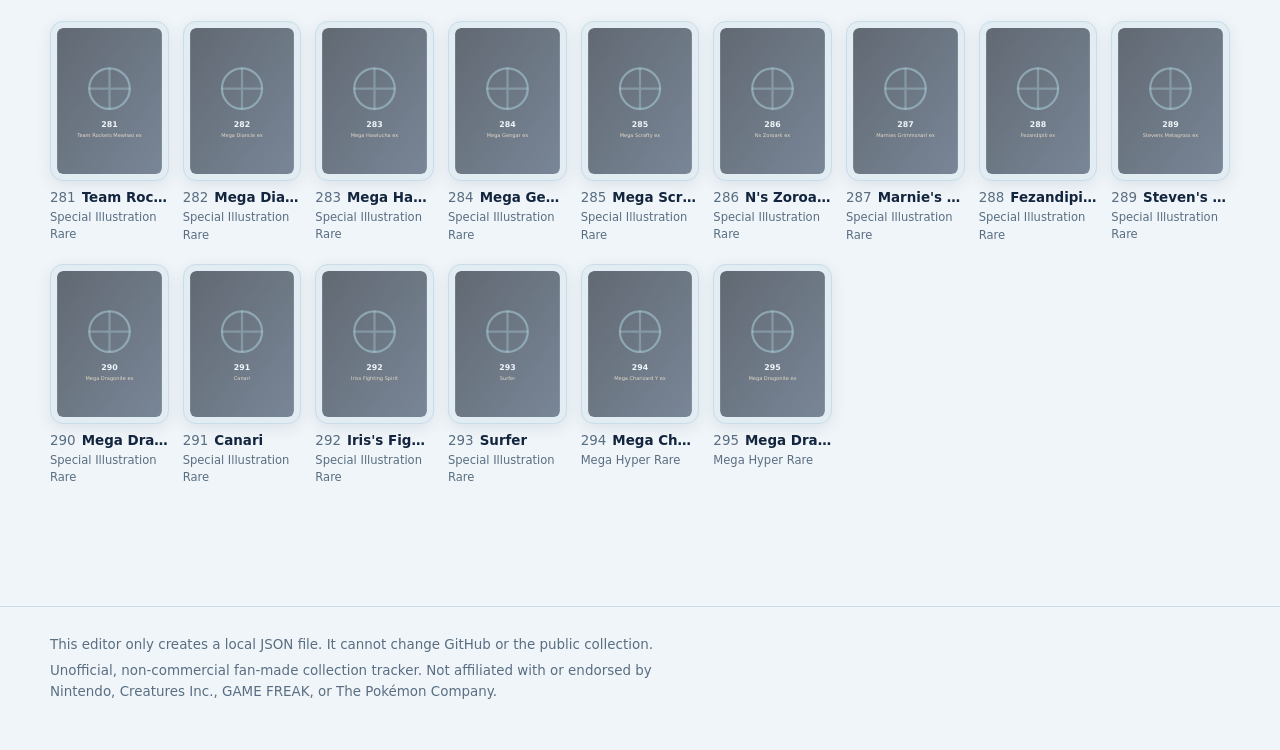
<file: editor.html>
<!doctype html>
<html lang="en">
<head>
  <meta charset="utf-8">
  <meta name="viewport" content="width=device-width, initial-scale=1, viewport-fit=cover">
  <meta name="robots" content="noindex,nofollow">
  <meta name="theme-color" content="#09162d">
  <title>Collection File Editor · Ascended Heroes</title>
  <link rel="stylesheet" href="styles.css">
</head>
<body data-mode="editor">
  <a class="skip-link" href="#collection">Skip to collection</a>

  <div class="owner-bar">
    <div class="shell owner-bar__inner">
      <span><strong>Collection file editor</strong> · No direct access to GitHub</span>
      <a href="index.html">Return to public view</a>
    </div>
  </div>

  <header class="hero">
    <div class="hero__glow" aria-hidden="true"></div>
    <div class="shell hero__layout">
      <div>
        <p class="eyebrow">Manual owner workflow · Mega Evolution · ME2.5</p>
        <h1>Ascended<br><span>Heroes</span></h1>
        <p class="intro">Edit quantities, download collection.json, then replace that file in the GitHub data folder.</p>
        <div class="progress-list" id="progress-list" aria-label="Collection progress"></div>
        <div class="summary" aria-live="polite">
          <div><strong id="unique-count">0</strong><span>different cards</span></div>
          <div><strong id="copy-count">0</strong><span>cards in total</span></div>
        </div>
      </div>
      <div class="hero-card" aria-hidden="true">
        <div class="hero-card__halo"></div>
        <img id="hero-image" alt="" width="372" height="518" decoding="async">
      </div>
    </div>
  </header>

  <div class="toolbar" id="toolbar">
    <div class="shell toolbar__inner">
      <div class="filter-group" role="group" aria-label="Filter by section" id="section-filters"></div>
      <div class="filter-group" role="group" aria-label="Filter by ownership" id="status-filters"></div>
      <label class="search">
        <span class="sr-only">Search cards</span>
        <svg viewBox="0 0 24 24" aria-hidden="true"><path d="m21 21-4.35-4.35m2.35-5.15A7.5 7.5 0 1 1 4 11.5a7.5 7.5 0 0 1 15 0Z"/></svg>
        <input id="search-input" type="search" placeholder="Search name or number" autocomplete="off">
      </label>
      <button class="button button--primary" id="edit-button" type="button">Edit collection</button>
    </div>
  </div>

  <main id="collection" class="shell collection" tabindex="-1">
    <div class="results-bar">
      <p id="result-count">473 slots</p>
      <p class="sync-status" id="sync-status">Loading collection…</p>
      <button class="text-button" id="clear-filters" type="button" hidden>Clear filters</button>
    </div>
    <div id="card-grid" class="card-grid" aria-live="polite"></div>
    <div class="empty-state" id="empty-state" hidden>
      <p>No cards match these filters.</p>
      <button class="button" id="empty-clear" type="button">Clear filters</button>
    </div>
  </main>

  <aside class="edit-dock" id="edit-dock" hidden aria-label="Collection file editing tools">
    <div class="shell edit-dock__inner">
      <div>
        <strong>Edit mode</strong>
        <span>Changes stay in this browser until you download collection.json.</span>
      </div>
      <div class="edit-dock__actions">
        <button class="button" id="mark-visible" type="button">Mark shown owned</button>
        <button class="button" id="load-button" type="button">Load JSON</button>
        <button class="button" id="done-button" type="button">Done</button>
        <button class="button button--primary" id="download-button" type="button">Download collection.json</button>
        <input id="load-file" type="file" accept="application/json,.json" hidden>
      </div>
    </div>
  </aside>

  <footer>
    <div class="shell footer__inner">
      <p>This editor only creates a local JSON file. It cannot change GitHub or the public collection.</p>
      <p>Unofficial, non-commercial fan-made collection tracker. Not affiliated with or endorsed by Nintendo, Creatures Inc., GAME FREAK, or The Pokémon Company.</p>
    </div>
  </footer>

  <div class="toast" id="toast" role="status" hidden></div>
  <script src="app.js" defer></script>
</body>
</html>
</file>
<file: styles.css>
:root {
  --bg: #f0f5f9;
  --surface: #ffffff;
  --surface-2: #e2ecf3;
  --line: #c9dce8;
  --text: #14263f;
  --muted: #596e82;
  --accent: #087eaa;
  --accent-2: #ffba57;
  --accent-soft: #d8f1f6;
  --danger: #c54066;
  --shadow: 0 18px 45px rgba(10,49,80,.13);
  --radius: 18px;
  color-scheme: light dark;
  font-family: Inter, ui-sans-serif, system-ui, -apple-system, BlinkMacSystemFont, "Segoe UI", sans-serif;
}

@media (prefers-color-scheme: dark) {
  :root {
    --bg: #09162d;
    --surface: #11233e;
    --surface-2: #1b3353;
    --line: #34516b;
    --text: #f3faff;
    --muted: #a8c3d3;
    --accent: #64d7ef;
    --accent-2: #ffc978;
    --accent-soft: #173952;
    --danger: #ff8f85;
    --shadow: 0 22px 55px rgba(0, 0, 0, .34);
  }
}

* { box-sizing: border-box; }
html { scroll-behavior: smooth; scroll-padding-top: 86px; }
body { margin: 0; min-width: 320px; background: var(--bg); color: var(--text); line-height: 1.5; }
button, input { font: inherit; }
button { color: inherit; }
button:disabled { cursor: not-allowed; opacity: .62; }
button, .card__image-wrap { -webkit-tap-highlight-color: transparent; }
:focus-visible { outline: 3px solid var(--accent); outline-offset: 3px; }
[hidden] { display: none !important; }

.skip-link { position: fixed; left: 16px; top: 12px; z-index: 100; padding: 10px 14px; background: var(--surface); color: var(--text); border-radius: 10px; transform: translateY(-180%); }
.skip-link:focus { transform: translateY(0); }
.sr-only { position: absolute; width: 1px; height: 1px; padding: 0; margin: -1px; overflow: hidden; clip: rect(0,0,0,0); white-space: nowrap; border: 0; }
.shell { width: min(1180px, calc(100% - 40px)); margin-inline: auto; }

.hero { position: relative; overflow: hidden; background: radial-gradient(circle at 79% 25%, rgba(255,183,93,.26), transparent 30%), radial-gradient(circle at 21% 81%, rgba(40,199,237,.17), transparent 40%), linear-gradient(135deg, #071527 0%, #17355d 58%, #09162d 100%); color: #f5fbff; }
.hero::after { content: ""; position: absolute; inset: 0; opacity: .09; background-image: linear-gradient(rgba(255,255,255,.5) 1px, transparent 1px), linear-gradient(90deg, rgba(255,255,255,.5) 1px, transparent 1px); background-size: 48px 48px; mask-image: linear-gradient(to bottom, black, transparent 85%); pointer-events: none; }
.hero__glow { position: absolute; width: 420px; height: 420px; right: 5%; top: 5%; border-radius: 50%; background: rgba(255,185,91,.22); filter: blur(80px); }
.hero__layout { position: relative; z-index: 1; display: grid; grid-template-columns: minmax(0, 1fr) minmax(230px, 340px); gap: 70px; align-items: center; padding-block: 70px 58px; }
.eyebrow { margin: 0 0 18px; color: #a5e8f6; font-weight: 750; letter-spacing: .15em; text-transform: uppercase; font-size: .78rem; }
h1 { margin: 0; font-size: clamp(3.75rem, 9.4vw, 7.6rem); line-height: .75; letter-spacing: -.075em; font-weight: 900; }
h1 span { color: #ffc978; -webkit-text-stroke: 1px rgba(255,246,220,.34); }
.intro { max-width: 45ch; margin: 30px 0; color: #b9cfdf; font-size: 1.05rem; }
.progress-list { display: grid; gap: 12px; max-width: 560px; }
.progress-row { display: grid; grid-template-columns: 118px minmax(100px, 1fr) 76px; gap: 14px; align-items: center; font-size: .9rem; }
.progress-row__label { color: #b3cbd9; }
.progress-row__track { height: 8px; border-radius: 99px; overflow: hidden; background: rgba(255,255,255,.13); }
.progress-row__fill { height: 100%; border-radius: inherit; background: linear-gradient(90deg, var(--accent), var(--accent-2)); transition: width .3s ease; }
.progress-row__value { text-align: right; font-variant-numeric: tabular-nums; font-weight: 750; }
.summary { display: flex; flex-wrap: wrap; gap: 18px 34px; margin-top: 28px; }
.summary div { display: flex; align-items: baseline; gap: 8px; }
.summary strong { font-size: 1.65rem; line-height: 1; font-variant-numeric: tabular-nums; }
.summary span { color: #b3cbd9; font-size: .9rem; }
.hero-card { position: relative; justify-self: center; width: min(100%, 280px); perspective: 900px; }
.hero-card__halo { position: absolute; inset: 12% 3%; background: rgba(255,193,102,.42); filter: blur(55px); border-radius: 50%; }
.hero-card img { position: relative; display: block; width: 100%; height: auto; aspect-ratio: 372/518; object-fit: cover; border-radius: 5.2% / 3.7%; transform: rotate(4deg); box-shadow: 0 35px 65px rgba(0,0,0,.5), 0 0 0 1px rgba(255,255,255,.18); }

.toolbar { position: sticky; top: 0; z-index: 20; background: color-mix(in srgb, var(--bg) 90%, transparent); backdrop-filter: blur(14px); border-bottom: 1px solid var(--line); }
.toolbar__inner { display: flex; align-items: center; gap: 10px 14px; min-height: 70px; padding-block: 10px; }
.filter-group { display: flex; gap: 6px; }
.filter { min-height: 38px; padding: 7px 13px; border: 1px solid var(--line); border-radius: 999px; background: transparent; color: var(--muted); cursor: pointer; white-space: nowrap; }
.filter:hover { border-color: var(--accent); color: var(--text); }
.filter[aria-pressed="true"] { background: var(--text); color: var(--bg); border-color: var(--text); font-weight: 750; }
.search { margin-left: auto; display: flex; align-items: center; gap: 8px; min-width: 210px; background: var(--surface); border: 1px solid var(--line); border-radius: 12px; padding: 0 12px; }
.search:focus-within { border-color: var(--accent); box-shadow: 0 0 0 3px color-mix(in srgb, var(--accent) 20%, transparent); }
.search svg { width: 18px; fill: none; stroke: var(--muted); stroke-width: 2; }
.search input { width: 100%; min-height: 40px; border: 0; outline: 0; background: transparent; color: var(--text); }
.search input::placeholder { color: var(--muted); }
.button { min-height: 40px; border: 1px solid var(--line); border-radius: 11px; background: var(--surface); padding: 8px 14px; font-weight: 750; cursor: pointer; }
.button:hover { border-color: var(--accent); }
.button--primary { border-color: var(--accent); background: var(--accent); color: #05233c; }
.button--primary:hover { filter: brightness(1.08); }

.collection { min-height: 50vh; padding-block: 28px 120px; }
.results-bar { display: flex; justify-content: space-between; align-items: center; gap: 14px; min-height: 38px; margin-bottom: 8px; color: var(--muted); }
.results-bar p { margin: 0; font-size: .92rem; }
.sync-status { margin-left: auto !important; text-align: right; }
.status--error { color: var(--danger) !important; }
.text-button { border: 0; background: transparent; color: var(--accent); text-decoration: underline; cursor: pointer; }
.card-grid { display: grid; grid-template-columns: repeat(auto-fill, minmax(112px, 1fr)); gap: 20px 14px; }
.section-heading { grid-column: 1 / -1; display: flex; justify-content: space-between; align-items: baseline; gap: 20px; border-bottom: 1px solid var(--line); padding: 30px 0 10px; }
.section-heading:first-child { padding-top: 6px; }
.section-heading h2 { margin: 0; font-size: 1.55rem; letter-spacing: -.02em; }
.section-heading span { color: var(--muted); font-size: .9rem; }
.card { min-width: 0; }
.card__image-wrap { position: relative; width: 100%; padding: 6px; border: 1px solid var(--line); border-radius: 13px; background: var(--surface-2); box-shadow: 0 4px 16px rgba(11,43,70,.09); overflow: hidden; }
.editing .card__image-wrap { cursor: pointer; }
.card.owned .card__image-wrap { border-color: var(--accent-2); box-shadow: 0 0 0 1px color-mix(in srgb, var(--accent-2) 55%, transparent), var(--shadow); }
.card__image { display: block; width: 100%; height: auto; aspect-ratio: 372/518; object-fit: cover; border-radius: 5.2% / 3.7%; background: linear-gradient(145deg, var(--surface-2), var(--line)); transition: filter .2s, opacity .2s; }
.card:not(.owned) .card__image { filter: grayscale(.58); opacity: .62; }
.card__image-wrap::after { content: ""; position: absolute; inset: 6px; border-radius: 5.2% / 3.7%; pointer-events: none; opacity: 0; background: linear-gradient(120deg, transparent 20%, rgba(255,255,255,.48) 42%, rgba(130,205,255,.3) 51%, rgba(255,160,225,.25) 59%, transparent 76%); mix-blend-mode: screen; }
.card.reverse .card__image-wrap::after { opacity: .65; }
.card.reverse:not(.owned) .card__image-wrap::after { opacity: .1; }
.variant-tag, .quantity-badge { position: absolute; bottom: 12px; z-index: 2; border-radius: 999px; font-size: .72rem; line-height: 1; padding: 5px 7px; }
.variant-tag { left: 12px; color: #fff; background: rgba(15,10,30,.78); }
.quantity-badge { right: 12px; color: #33200a; background: var(--accent-2); font-weight: 850; font-variant-numeric: tabular-nums; }
.card:not(.owned) .quantity-badge { display: none; }
.card__caption { margin-top: 7px; display: flex; align-items: baseline; gap: 6px; min-width: 0; font-size: .84rem; }
.card__number { color: var(--muted); font-variant-numeric: tabular-nums; }
.card__name { overflow: hidden; text-overflow: ellipsis; white-space: nowrap; font-weight: 760; }
.card__rarity { margin-top: 1px; color: var(--muted); font-size: .72rem; }
.stepper { display: none; align-items: center; justify-content: space-between; gap: 8px; margin-top: 7px; padding: 4px; border: 1px solid var(--line); border-radius: 11px; background: var(--surface); }
.editing .stepper { display: flex; }
.stepper button { width: 38px; height: 36px; border: 0; border-radius: 8px; background: var(--surface-2); cursor: pointer; font-size: 1.15rem; }
.stepper button:hover { background: var(--line); }
.stepper output { min-width: 2ch; text-align: center; font-weight: 850; font-variant-numeric: tabular-nums; }
.empty-state { padding: 70px 0; text-align: center; color: var(--muted); }

.edit-dock { position: fixed; inset: auto 0 0; z-index: 30; border-top: 1px solid var(--line); background: color-mix(in srgb, var(--surface) 94%, transparent); backdrop-filter: blur(16px); box-shadow: 0 -18px 45px rgba(5,31,57,.19); padding-bottom: env(safe-area-inset-bottom, 0); }
.edit-dock__inner { min-height: 76px; display: flex; align-items: center; gap: 18px; padding-block: 10px; }
.edit-dock__inner > div:first-child { flex: 1; display: grid; }
.edit-dock__inner span { color: var(--muted); font-size: .86rem; }
.edit-dock__actions { display: flex; flex-wrap: wrap; justify-content: flex-end; gap: 8px; }
.toast { position: fixed; left: 50%; bottom: 96px; z-index: 50; transform: translateX(-50%); max-width: min(90vw, 520px); padding: 12px 18px; border-radius: 12px; background: var(--text); color: var(--bg); box-shadow: var(--shadow); font-weight: 700; text-align: center; }
footer { border-top: 1px solid var(--line); color: var(--muted); font-size: .84rem; }
.footer__inner { padding-block: 28px 42px; }
.footer__inner p { max-width: 78ch; margin: 0 0 6px; }

.owner-bar { border-bottom: 1px solid var(--line); background: var(--surface); color: var(--muted); font-size: .86rem; }
.owner-bar__inner { min-height: 44px; display: flex; justify-content: space-between; align-items: center; gap: 20px; }
.owner-bar__inner > div { display: flex; align-items: center; gap: 14px; }
.owner-bar a, .auth-card a { color: var(--accent); }
.auth-page { min-height: 100vh; display: grid; place-items: center; padding: 28px; background: radial-gradient(circle at 70% 20%, rgba(72,203,239,.24), transparent 35%), var(--bg); }
.auth-card { width: min(100%, 520px); padding: clamp(28px, 6vw, 48px); border: 1px solid var(--line); border-radius: 24px; background: var(--surface); box-shadow: var(--shadow); }
.auth-title { margin-bottom: 28px; color: var(--text); font-size: clamp(3rem, 12vw, 5.4rem); line-height: .85; }
.auth-card > p:not(.eyebrow) { color: var(--muted); }
.auth-form { display: grid; gap: 10px; margin: 26px 0 16px; }
.auth-form label { font-weight: 750; }
.auth-form input { width: 100%; min-height: 46px; padding: 9px 12px; border: 1px solid var(--line); border-radius: 11px; background: var(--bg); color: var(--text); }
.auth-form input:focus { border-color: var(--accent); outline: 3px solid color-mix(in srgb, var(--accent) 20%, transparent); }
.auth-message { min-height: 1.5em; color: var(--accent) !important; }

@media (max-width: 900px) {
  .toolbar__inner { flex-wrap: wrap; }
  .search { order: 3; flex: 1 1 100%; margin-left: 0; }
  .hero__layout { gap: 35px; }
}

@media (max-width: 680px) {
  .shell { width: min(100% - 28px, 1180px); }
  .hero__layout { grid-template-columns: 1fr; padding-block: 34px 42px; }
  .hero-card { grid-row: 1; justify-self: start; width: 135px; margin-left: 8px; }
  h1 { font-size: clamp(4.4rem, 25vw, 7rem); }
  .progress-row { grid-template-columns: 100px 1fr 68px; gap: 9px; }
  .filter-group { width: 100%; overflow-x: auto; padding-bottom: 2px; scrollbar-width: none; }
  .filter-group::-webkit-scrollbar { display: none; }
  .toolbar { position: static; }
  .toolbar__inner { gap: 8px; }
  #edit-button { flex: 1; }
  .card-grid { grid-template-columns: repeat(2, minmax(0, 1fr)); gap: 20px 11px; }
  .section-heading { padding-top: 24px; }
  .section-heading h2 { font-size: 1.3rem; }
  .section-heading span { font-size: .8rem; }
  .edit-dock__inner { align-items: flex-start; flex-direction: column; padding-block: 12px; }
  .edit-dock__actions { width: 100%; justify-content: stretch; }
  .edit-dock__actions .button { flex: 1 1 44%; }
  .collection { padding-bottom: 210px; }
  .toast { bottom: 190px; }
  .results-bar { align-items: flex-start; flex-wrap: wrap; }
  .sync-status { flex: 1 1 100%; margin-left: 0 !important; text-align: left; }
  .owner-bar__inner { align-items: flex-start; flex-direction: column; gap: 5px; padding-block: 9px; }
}

@media (prefers-reduced-motion: reduce) {
  html { scroll-behavior: auto; }
  *, *::before, *::after { transition-duration: .01ms !important; animation-duration: .01ms !important; }
}

/* Ascended Heroes: sky, amber light, and Mega Evolution energy. */
.hero h1 { text-shadow: 0 12px 42px rgba(5,23,44,.4); }
.hero-card img { transform: rotate(5deg); border: 2px solid rgba(255,210,138,.45); }
.hero-card__halo { background: rgba(255,192,99,.56); }
.eyebrow { color: #80e4f7; }
.filter[aria-pressed="true"] { background: var(--accent); border-color: var(--accent); color: #fff; }
.card.owned .card__image-wrap { background: color-mix(in srgb, var(--accent-2) 12%, var(--surface)); }
@media (max-width: 680px) { h1 { font-size: clamp(3.5rem, 17vw, 5.8rem); } }
</file>
